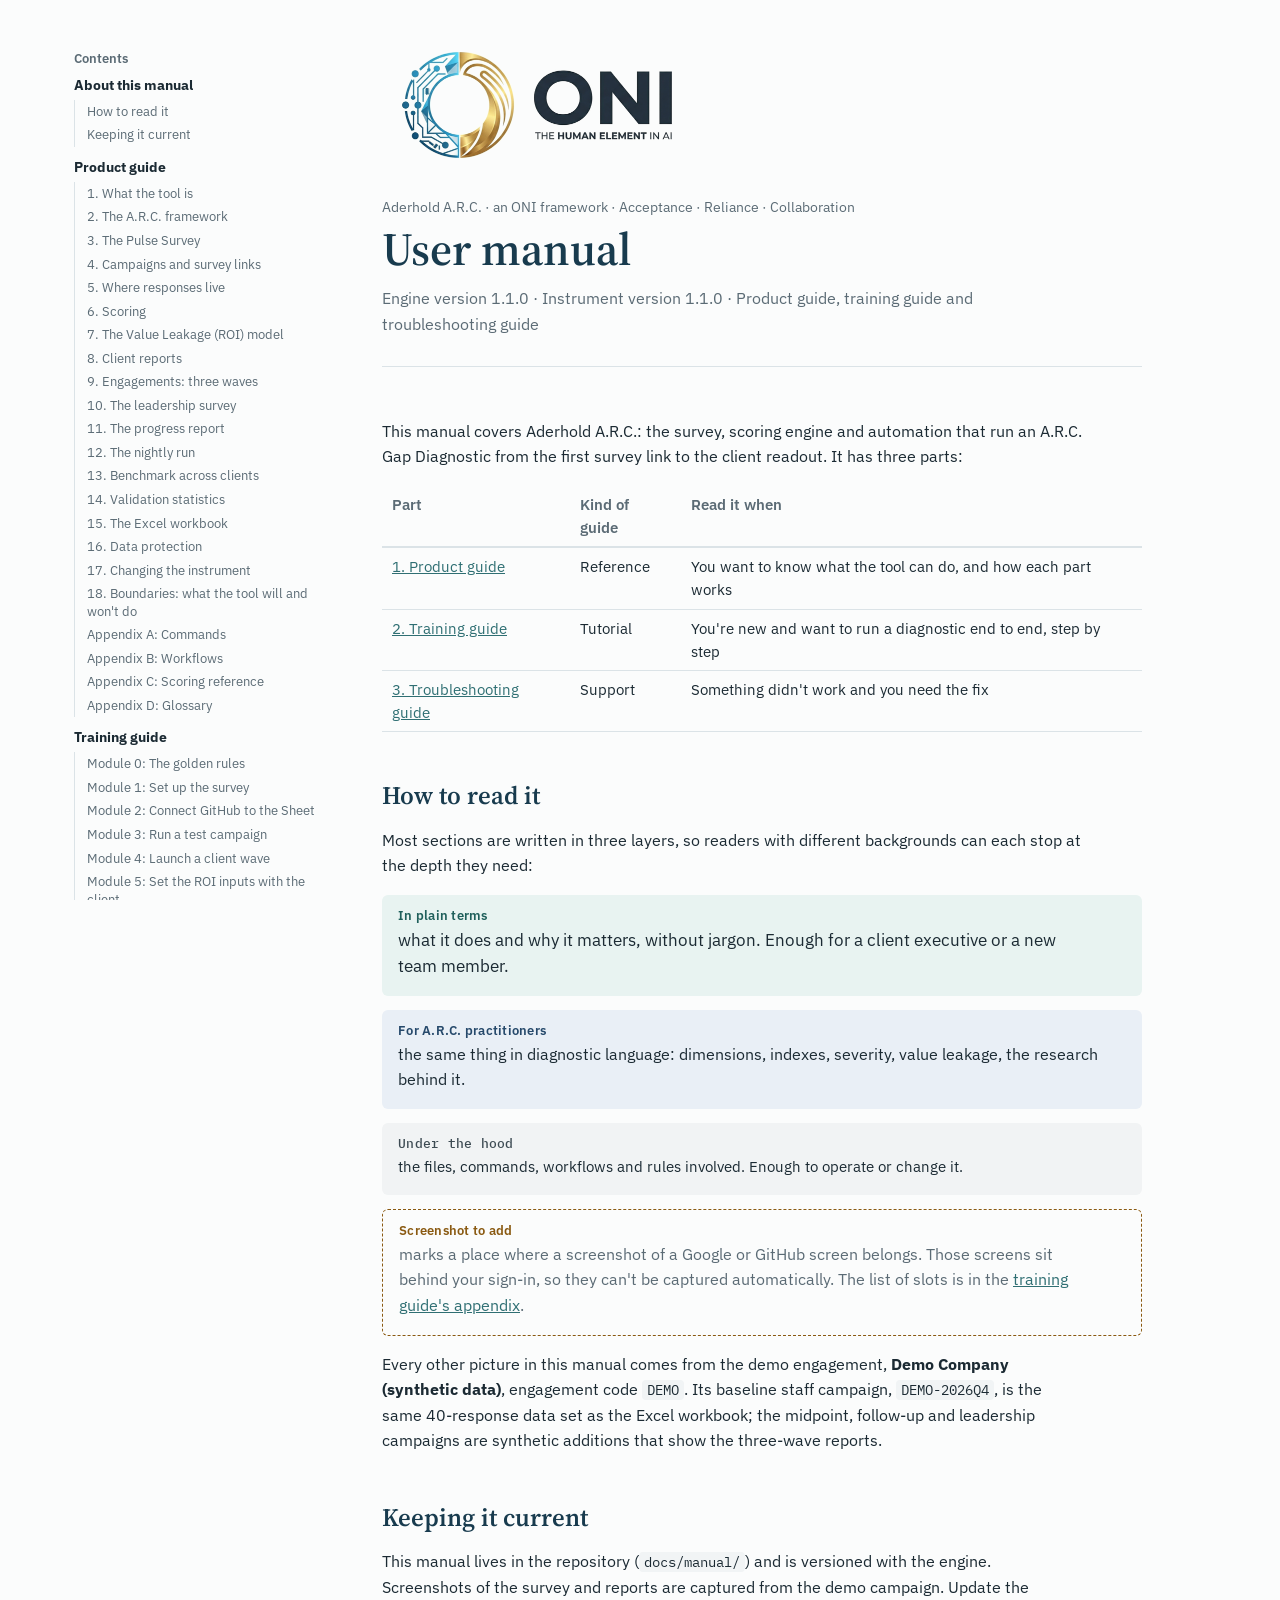
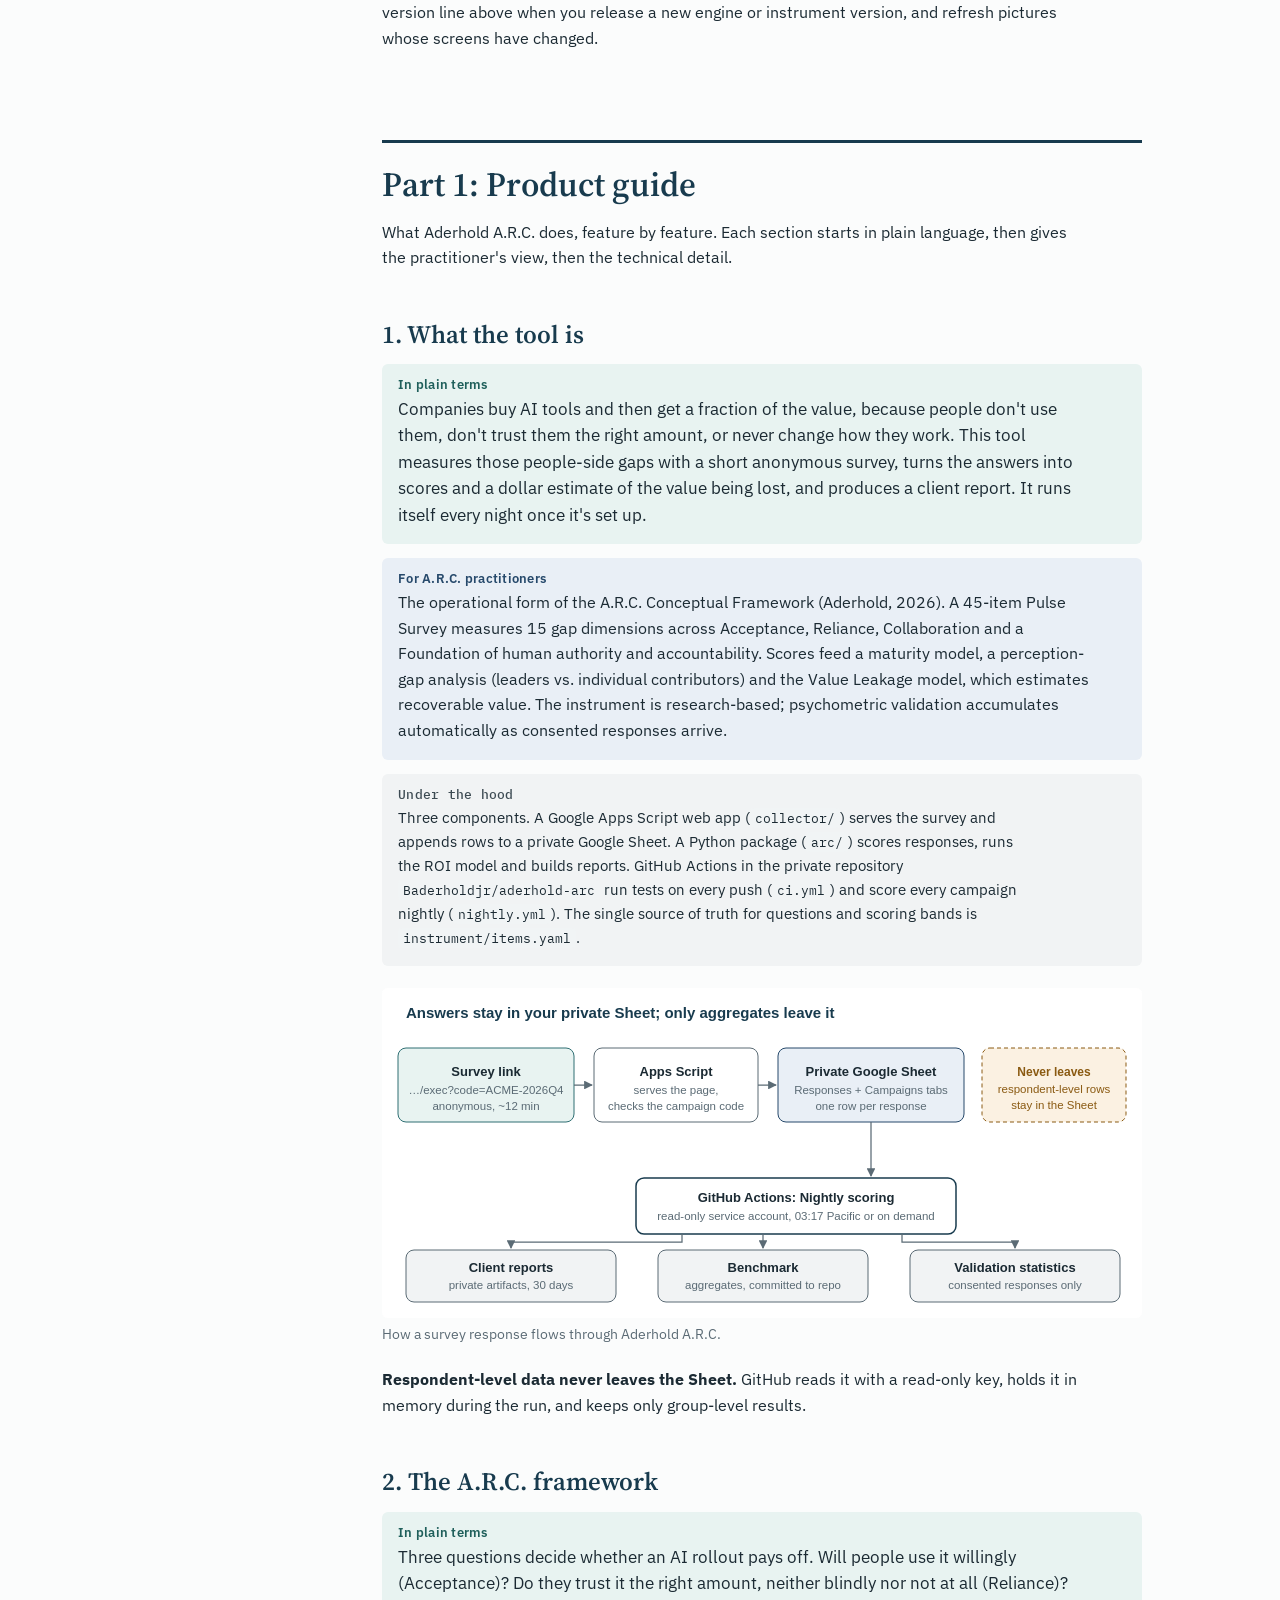
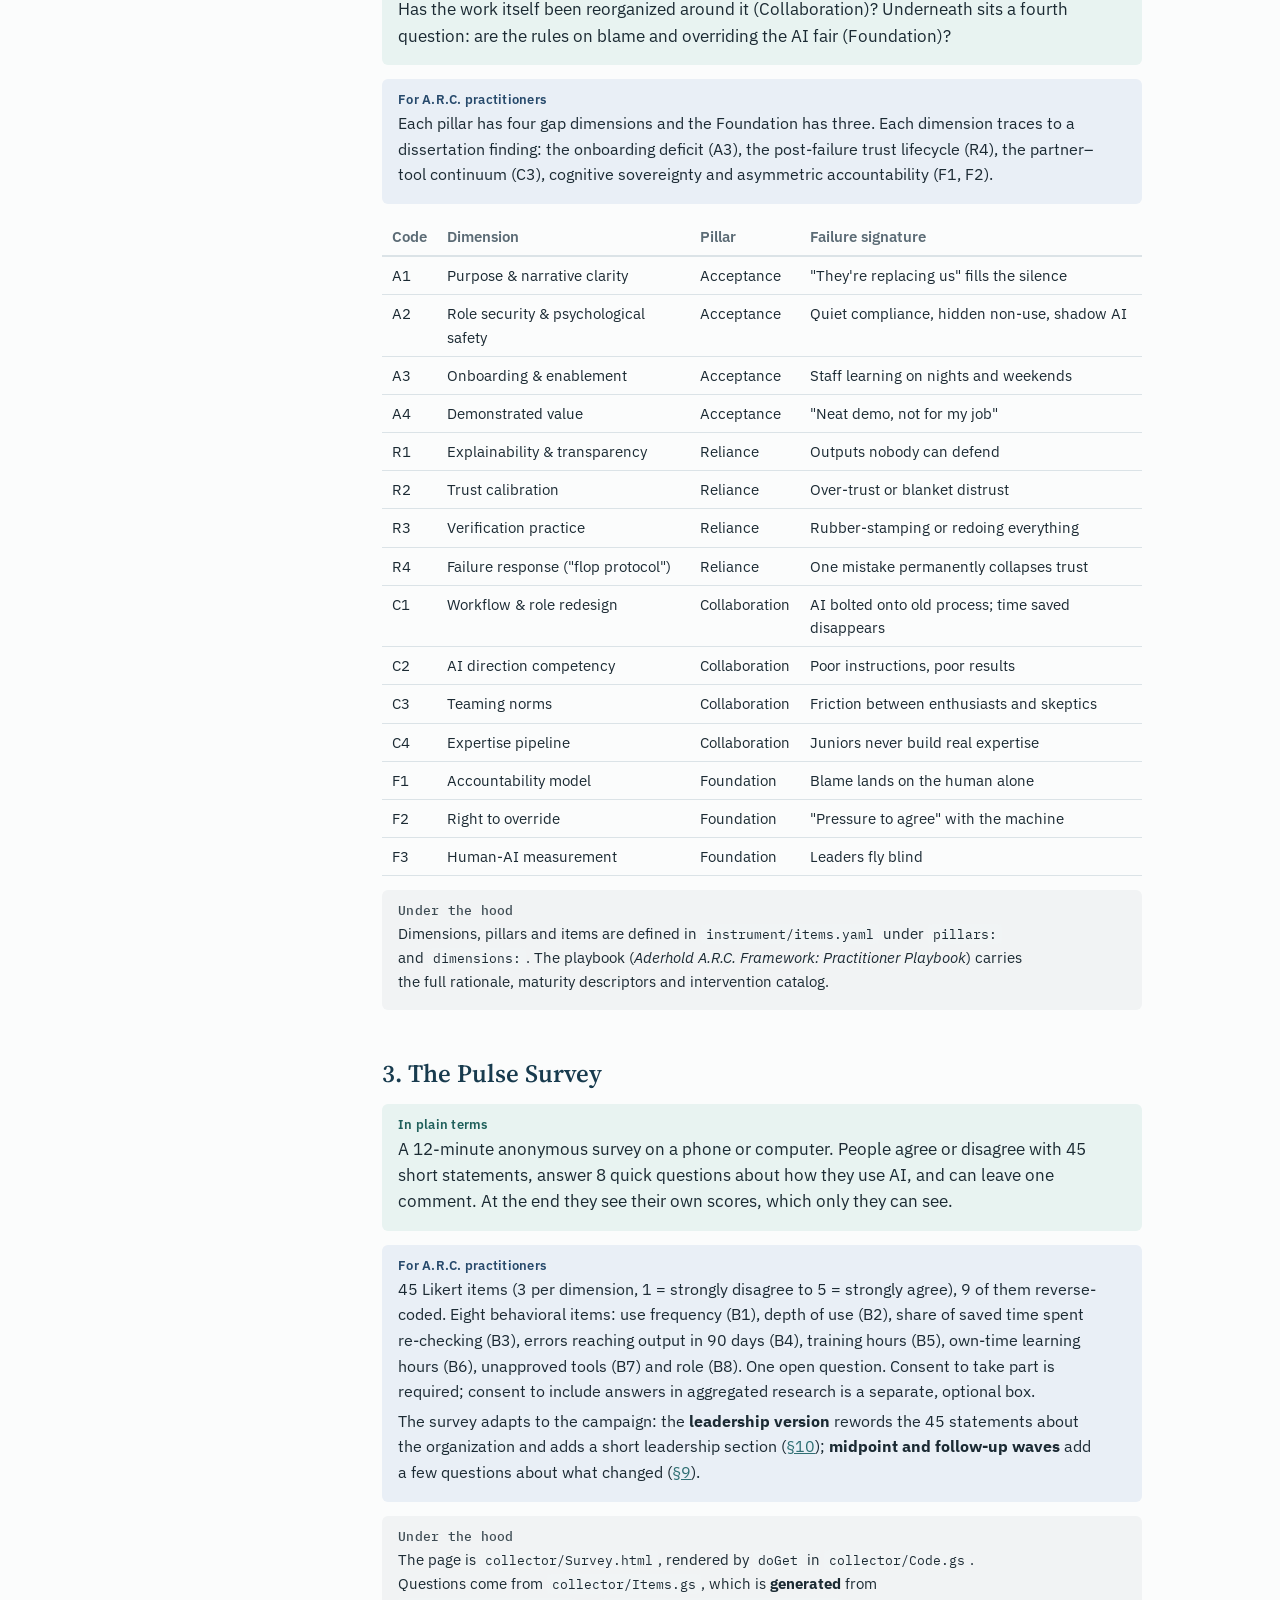
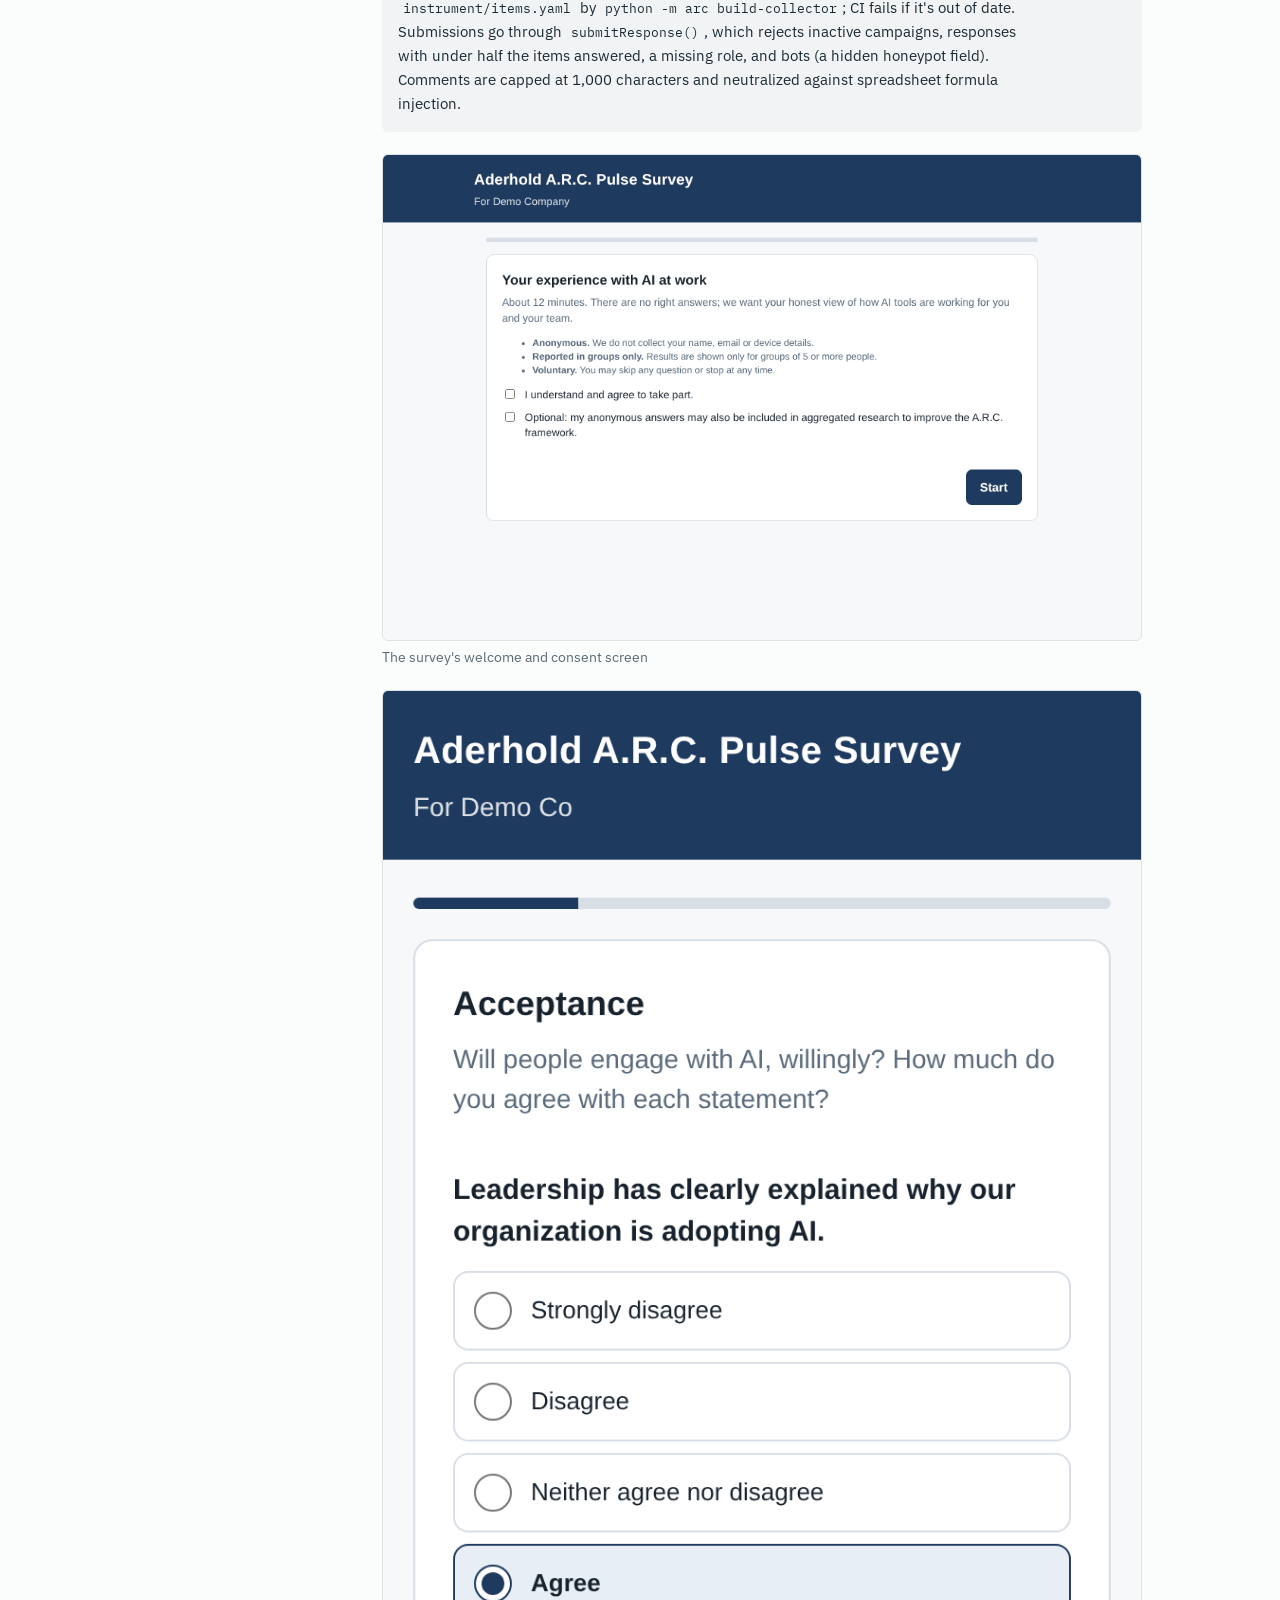
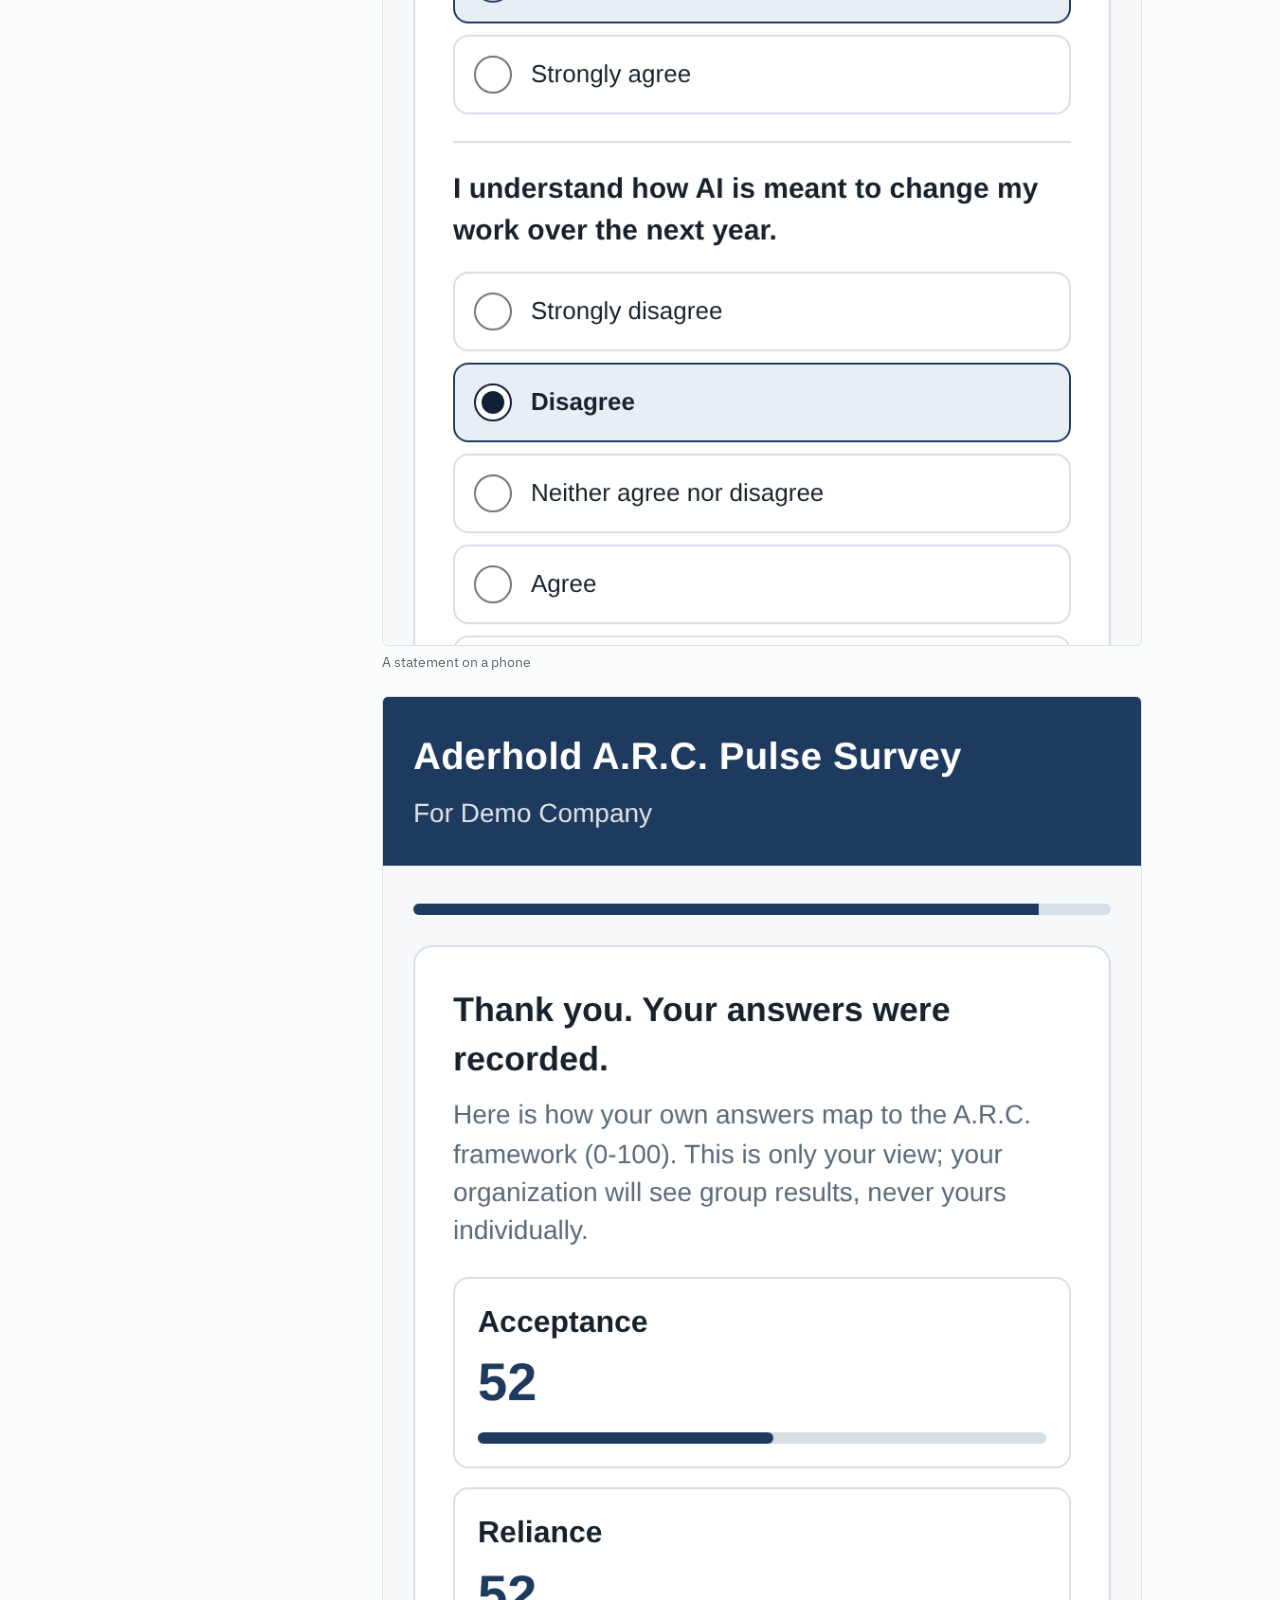
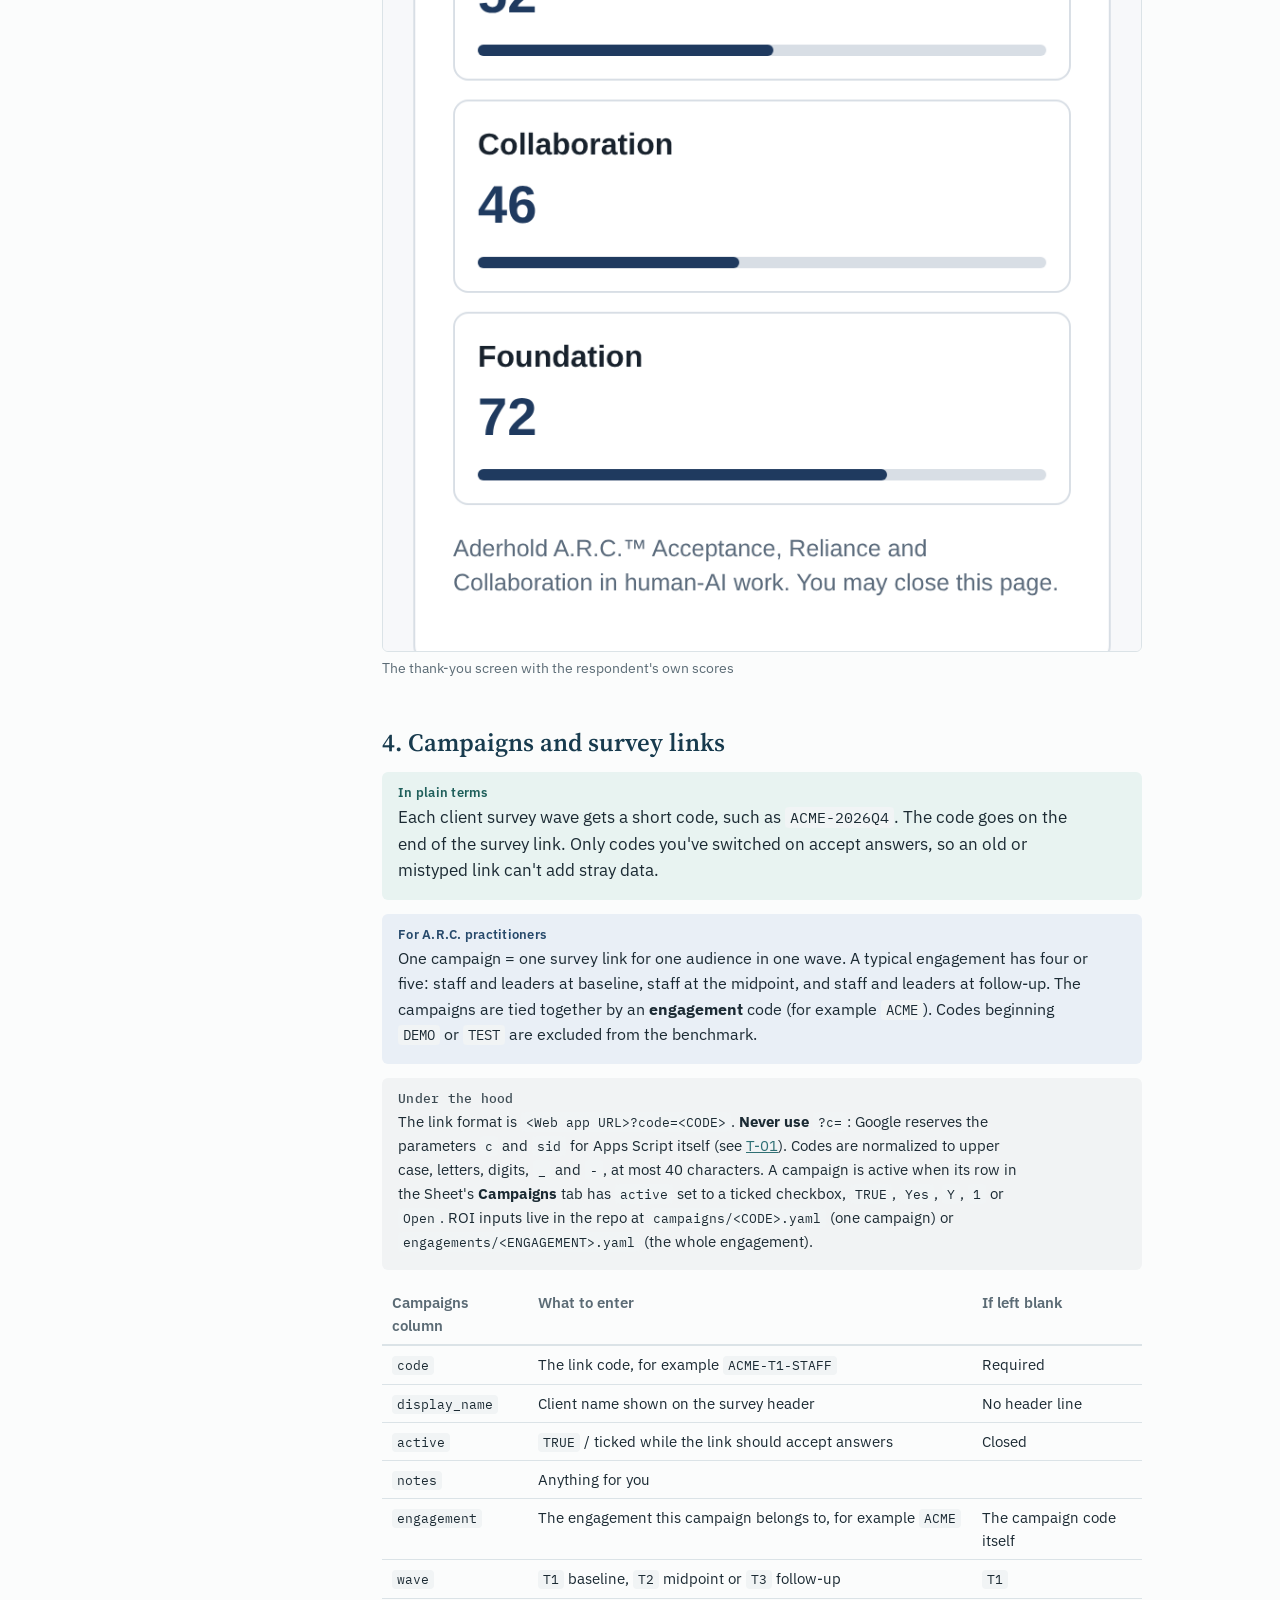
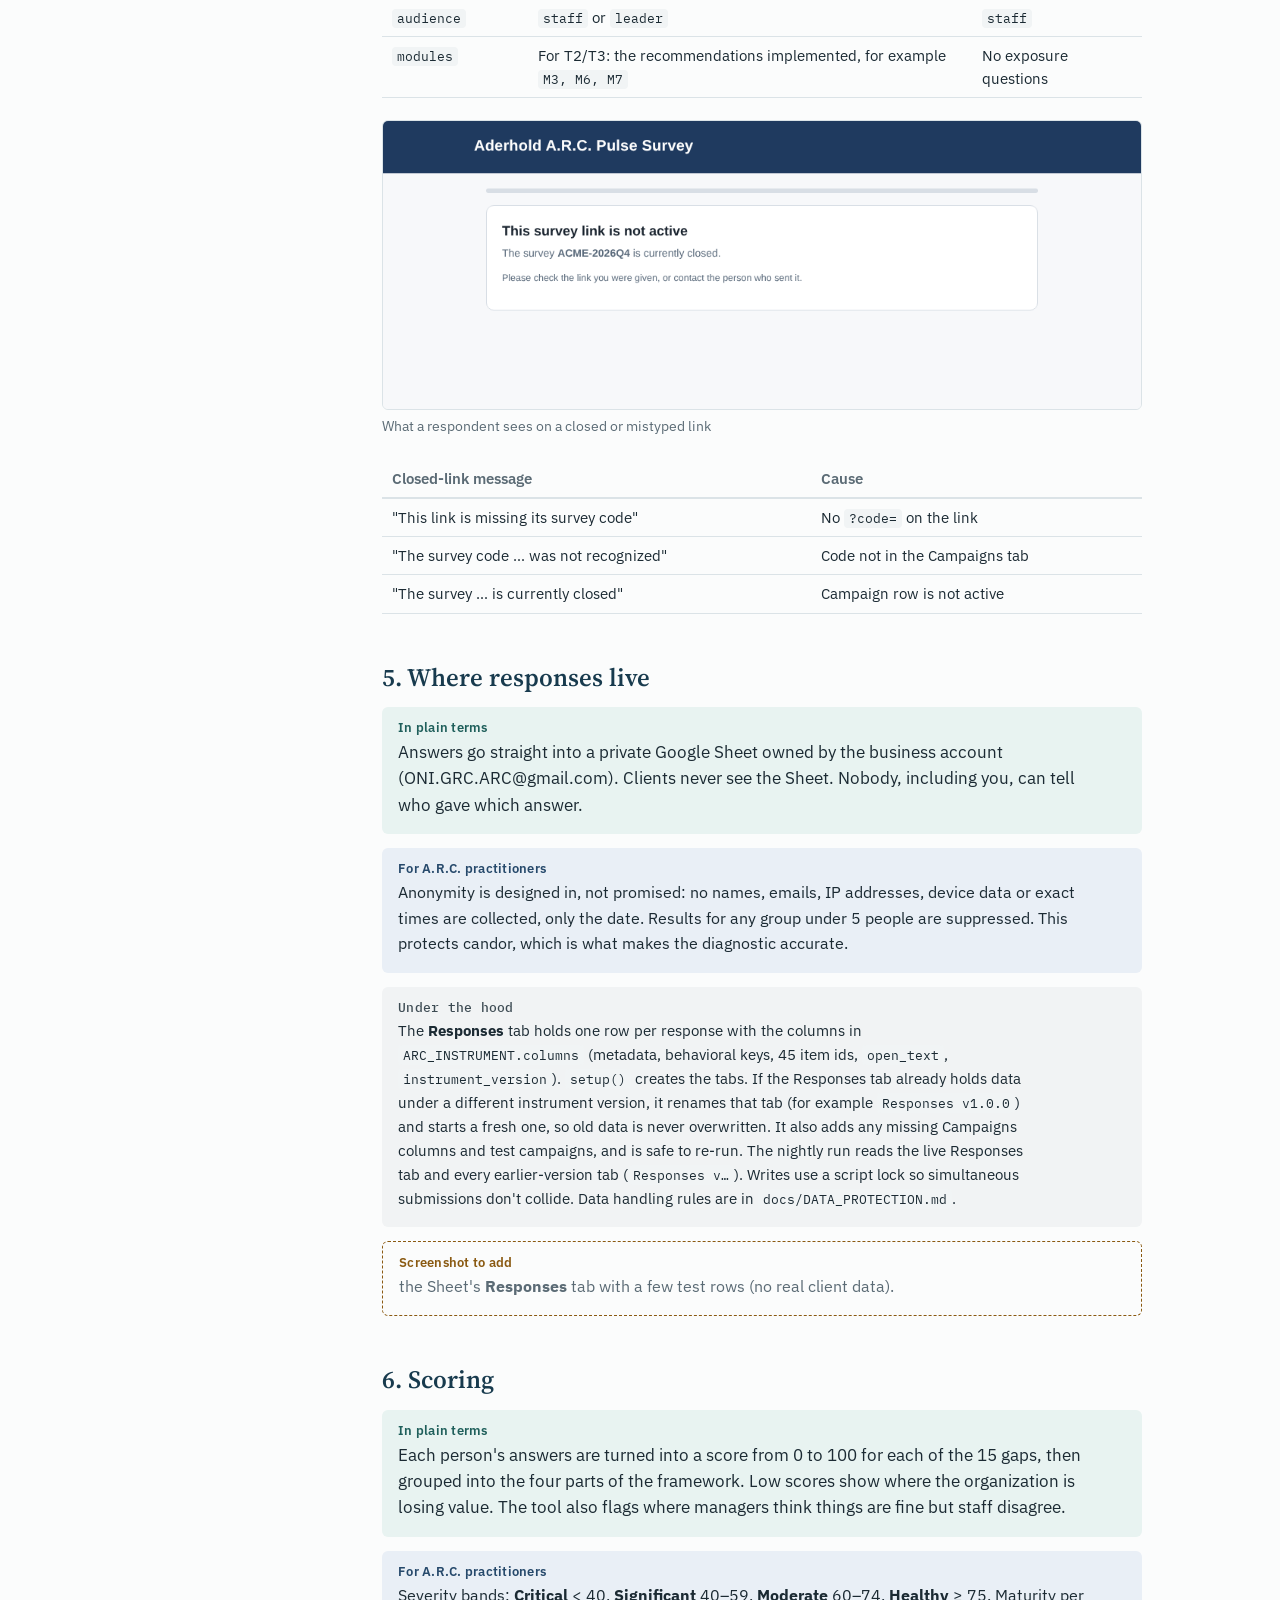
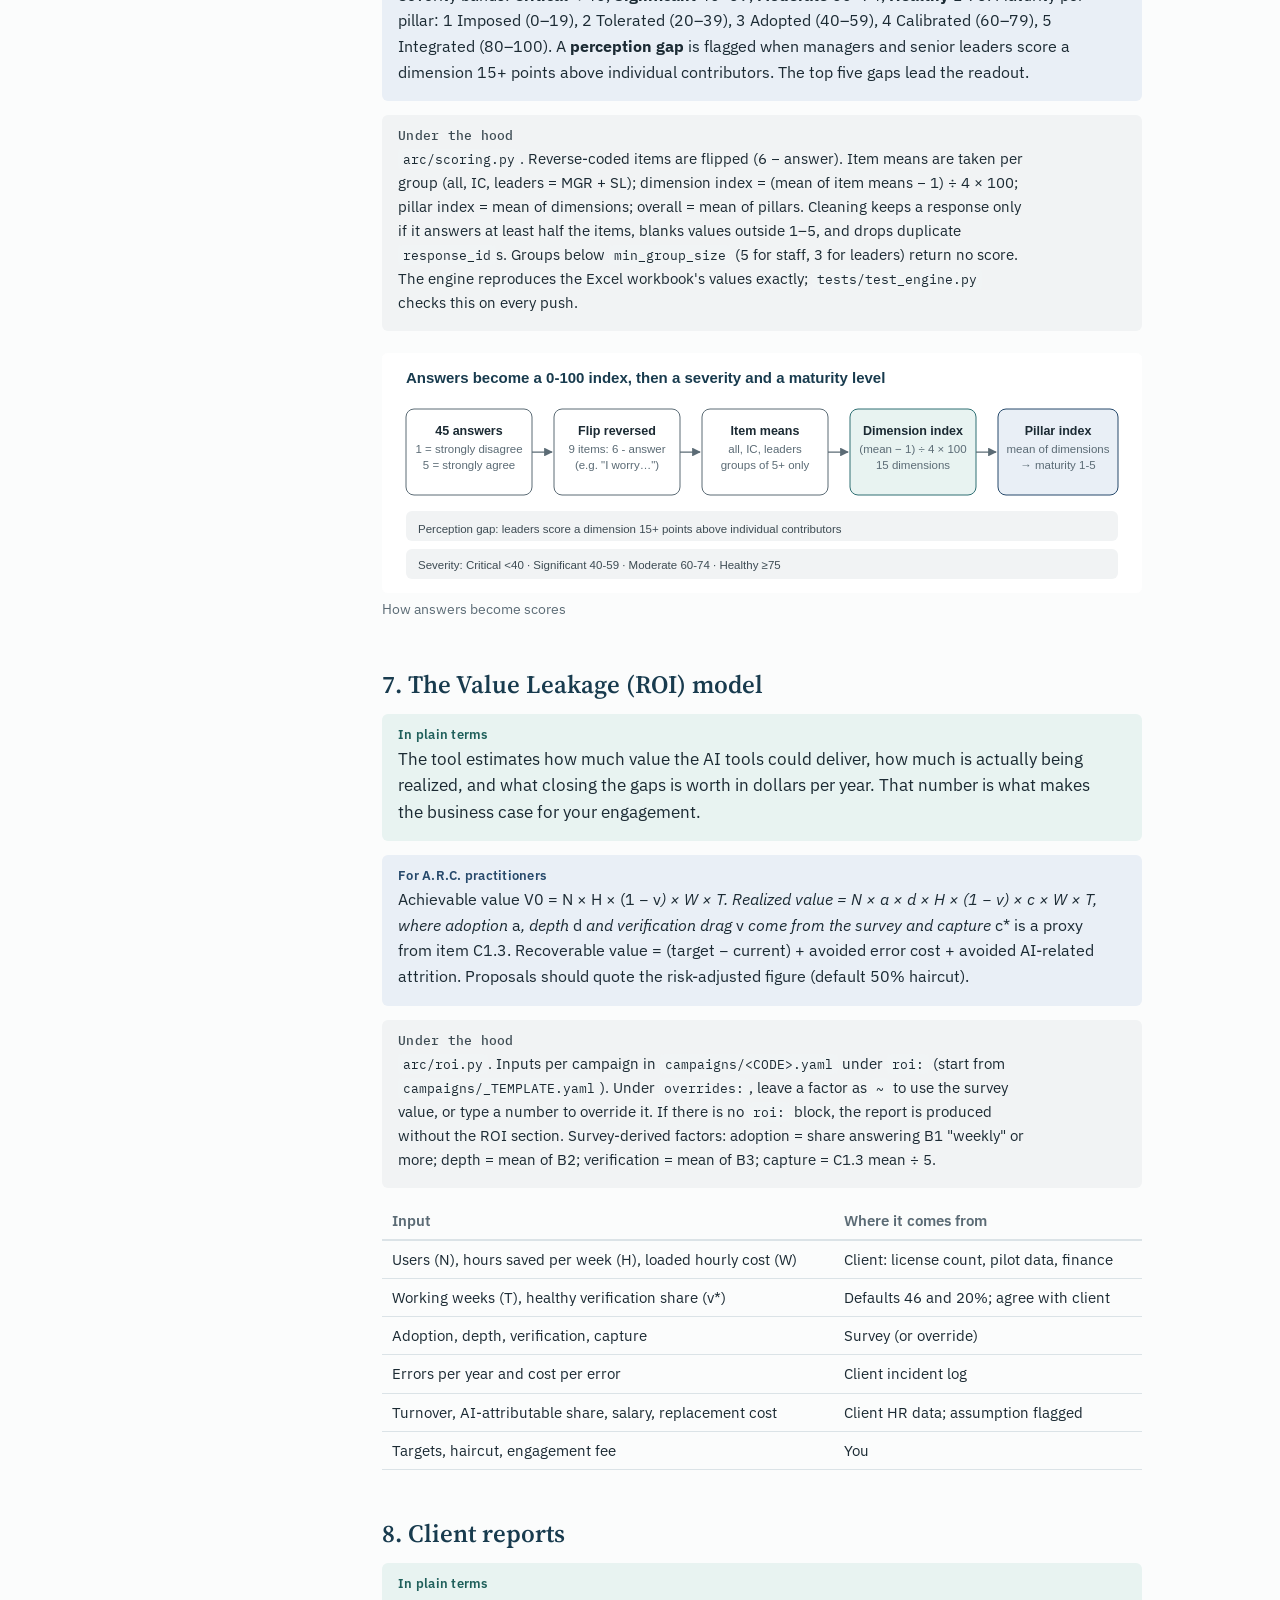
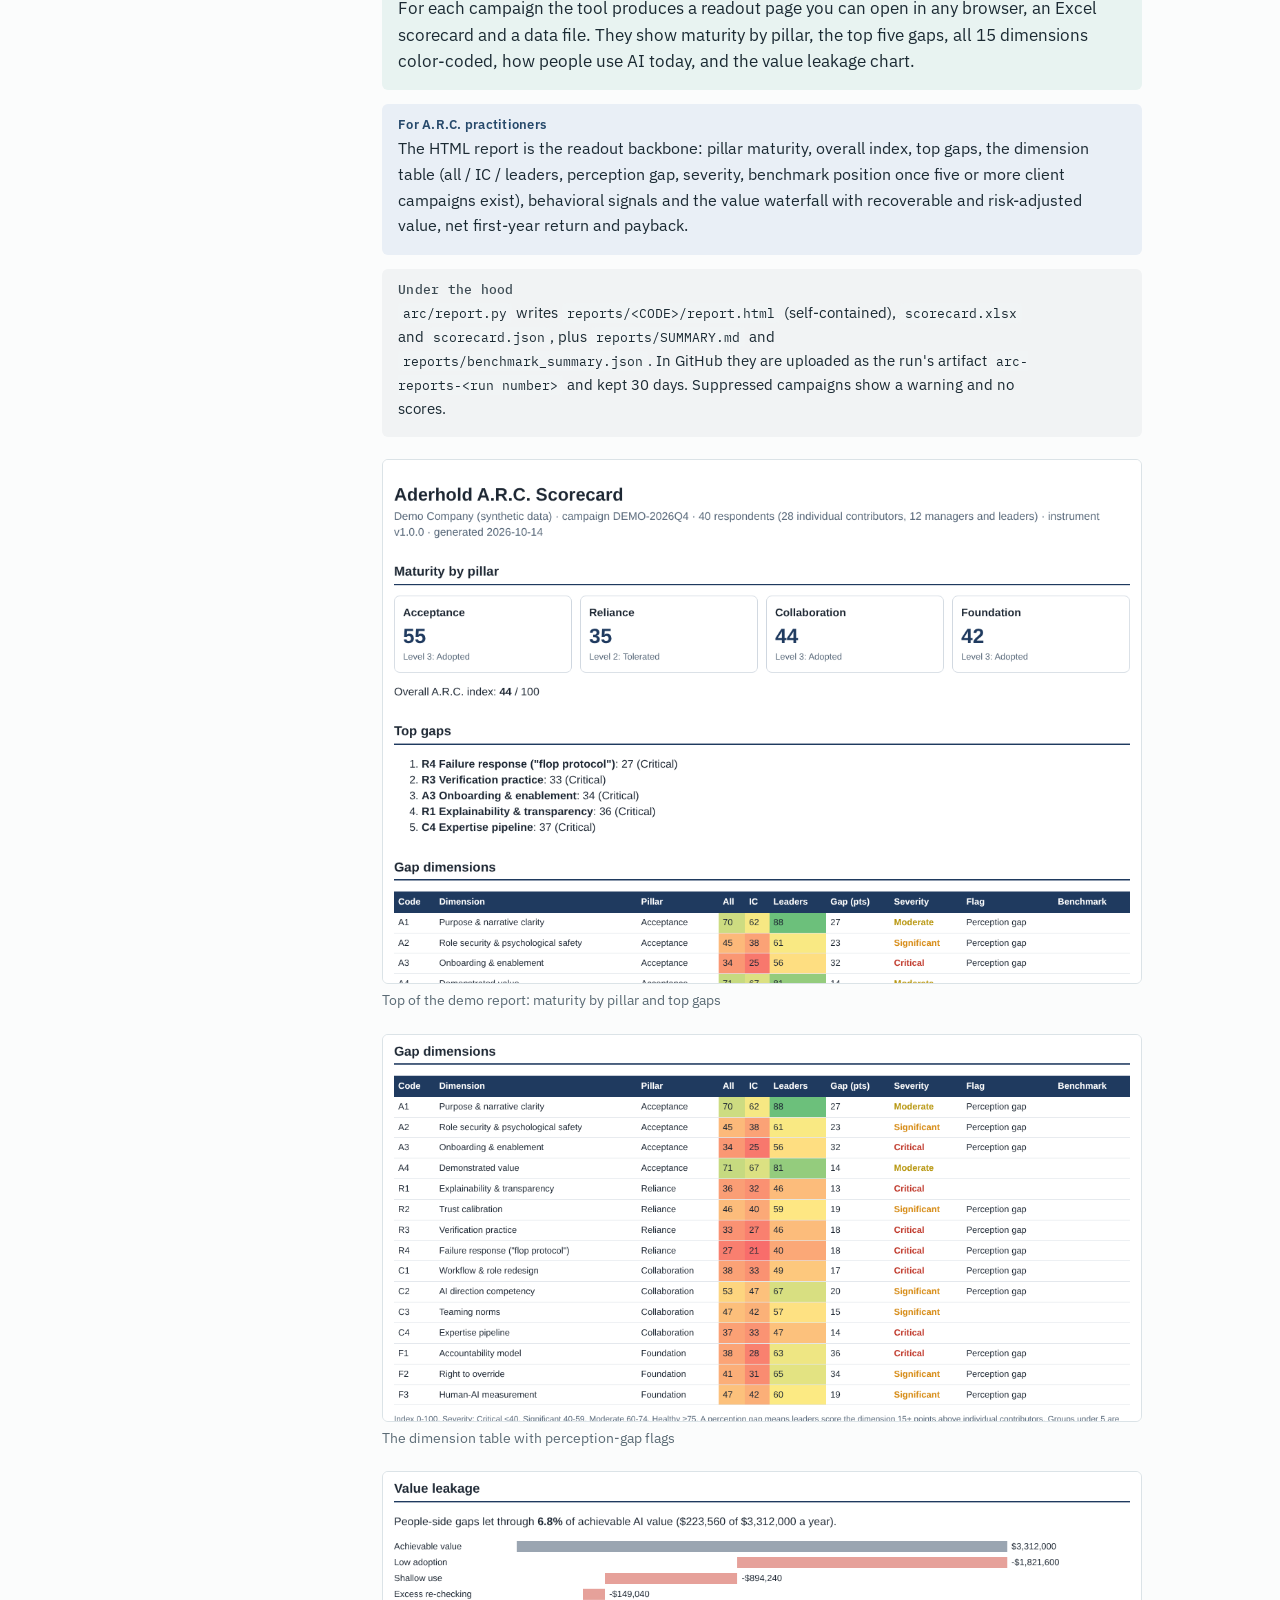
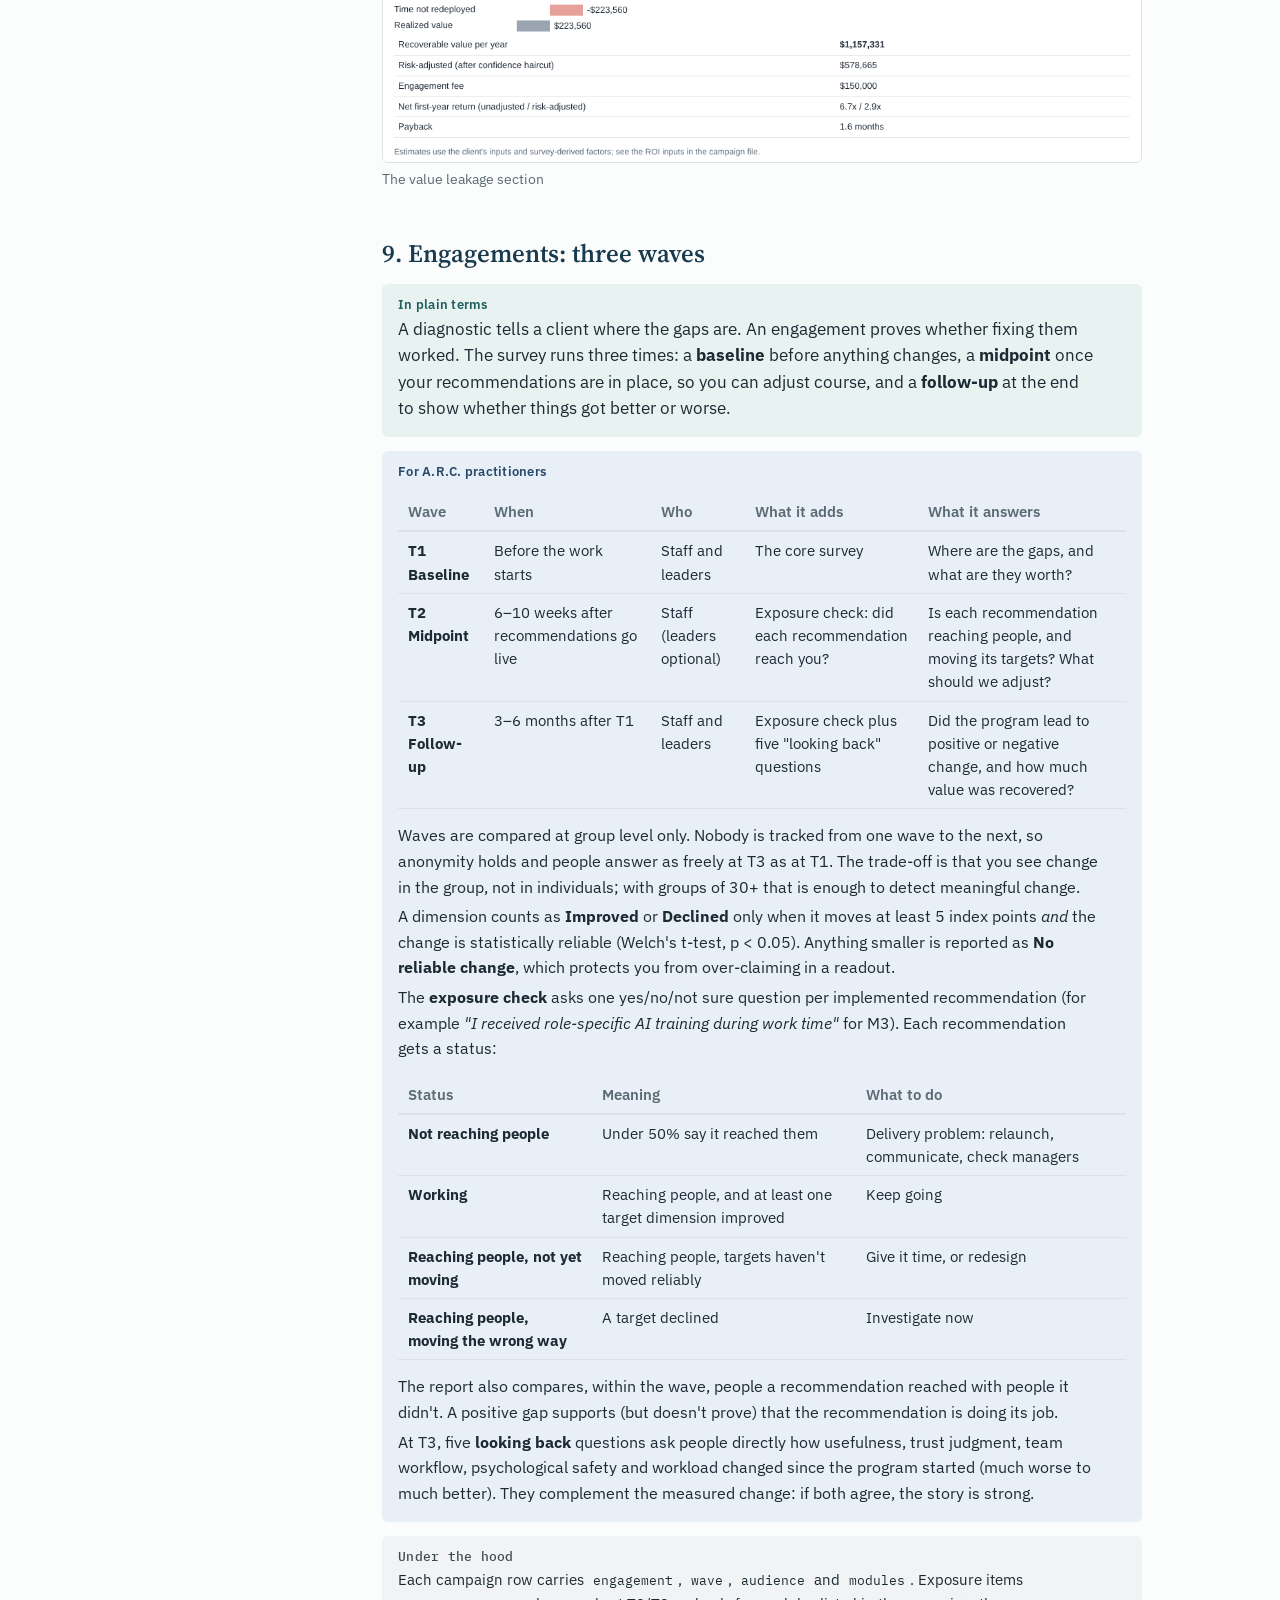
<file: docs/manual/index.html>
<!doctype html>
<html lang="en"><head><meta charset="utf-8"><meta name="viewport" content="width=device-width,initial-scale=1">
<title>Aderhold A.R.C. Manual</title>
<meta name="description" content="User manual for Aderhold A.R.C.: product guide, training guide and troubleshooting.">
<link rel="preconnect" href="https://fonts.googleapis.com"><link rel="preconnect" href="https://fonts.gstatic.com" crossorigin>
<link rel="stylesheet" href="https://fonts.googleapis.com/css2?family=IBM+Plex+Mono:wght@400;500&family=IBM+Plex+Sans:ital,wght@0,400;0,600;1,400&family=Source+Serif+4:opsz,wght@8..60,600&display=swap">
<style>
/* Manual: quiet reading layout. Navy/teal from the house style of the Word brief; three layer colours. */
:root{
  --paper:#fbfcfc; --surface:#ffffff; --ink:#1b2a33; --muted:#5b6b75; --rule:#dbe3e7;
  --navy:#183b4e; --teal:#2f6f73;
  --plain-bg:#e8f3f1; --plain-fg:#1f5f5b; --prac-bg:#e9eff6; --prac-fg:#26496b;
  --tech-bg:#f1f3f4; --tech-fg:#3d4b53; --shot-bg:transparent; --shot-fg:#8a5a12; --lesson-bg:#fbf1e2;
  --code-bg:#f1f4f5;
  --display:"Source Serif 4", "Iowan Old Style", Georgia, serif;
  --body:"IBM Plex Sans", "Segoe UI", Helvetica, Arial, sans-serif;
  --mono:"IBM Plex Mono", ui-monospace, Menlo, Consolas, monospace;
}
@media (prefers-color-scheme: dark){:root:not([data-theme="light"]){
  --paper:#12191d; --surface:#172126; --ink:#e3eaed; --muted:#9db0b8; --rule:#2c3a41;
  --navy:#9ccbe0; --teal:#7cc3bd;
  --plain-bg:#163029; --plain-fg:#9fd8cf; --prac-bg:#172739; --prac-fg:#a9c8e8;
  --tech-bg:#1d272c; --tech-fg:#c3cfd4; --shot-fg:#e2b46a; --lesson-bg:#33281a; --code-bg:#1d272c; color-scheme:dark}}
:root[data-theme="dark"]{
  --paper:#12191d; --surface:#172126; --ink:#e3eaed; --muted:#9db0b8; --rule:#2c3a41;
  --navy:#9ccbe0; --teal:#7cc3bd;
  --plain-bg:#163029; --plain-fg:#9fd8cf; --prac-bg:#172739; --prac-fg:#a9c8e8;
  --tech-bg:#1d272c; --tech-fg:#c3cfd4; --shot-fg:#e2b46a; --lesson-bg:#33281a; --code-bg:#1d272c; color-scheme:dark}
*{box-sizing:border-box}
body{background:var(--paper);color:var(--ink);font:16px/1.6 var(--body);margin:0}
.wrap{display:grid;grid-template-columns:260px minmax(0,1fr);gap:48px;max-width:1180px;margin:0 auto;padding-inline:24px;padding-block:32px 80px}
nav.toc{position:sticky;top:calc(env(safe-area-inset-top,0px) + 16px);align-self:start;max-height:calc(100vh - 32px);overflow:auto;font-size:14px;padding-right:8px}
nav.toc p{font:600 13px var(--body);color:var(--muted);margin:18px 0 6px}
nav.toc a{display:block;color:var(--ink);text-decoration:none;padding:3px 0;line-height:1.35}
nav.toc a:hover{color:var(--teal)}
nav.toc ol{list-style:none;margin:0;padding:0}
nav.toc ol ol{padding-left:12px;border-left:1px solid var(--rule);margin:2px 0 8px}
nav.toc ol ol a{color:var(--muted);font-size:13px}
main{min-width:0;max-width:760px}
header.cover{border-bottom:1px solid var(--rule);padding-bottom:28px;margin-bottom:12px}
header.cover .kicker{font-size:14px;color:var(--muted);margin:0 0 6px}
header.cover h1{font:600 clamp(32px,5vw,46px)/1.1 var(--display);color:var(--navy);margin:0;text-wrap:balance}
header.cover .meta{color:var(--muted);margin:12px 0 0}
section.part{padding-top:24px}
section.part > h1{font:600 34px/1.15 var(--display);color:var(--navy);margin:48px 0 8px;text-wrap:balance;border-top:3px solid var(--navy);padding-top:22px}
h2{font:600 25px/1.25 var(--display);color:var(--navy);margin:48px 0 10px;text-wrap:balance}
h3{font:600 18px/1.35 var(--body);margin:32px 0 8px}
p,li{max-width:70ch}
a{color:var(--teal)}
code{font:0.88em var(--mono);background:var(--code-bg);padding:1px 5px;border-radius:4px}
pre{background:var(--code-bg);padding:14px 16px;border-radius:6px;overflow-x:auto;font:13px/1.5 var(--mono)}
pre code{background:none;padding:0}
.tbl{overflow-x:auto;margin:14px 0}
table{border-collapse:collapse;font-size:14.5px;width:100%;font-variant-numeric:tabular-nums}
th,td{border-bottom:1px solid var(--rule);padding:7px 10px;text-align:left;vertical-align:top}
th{font-weight:600;color:var(--muted);border-bottom:2px solid var(--rule)}
hr{border:0;border-top:1px solid var(--rule);margin:36px 0}
.layer{display:block;margin:14px 0;padding:12px 16px 12px 16px;border-radius:6px;background:var(--tech-bg);color:var(--ink)}
.layer p{margin:4px 0}
.layer-label{display:block;font:600 12.5px var(--body);letter-spacing:.02em;margin-bottom:2px}
.layer.plain{background:var(--plain-bg)} .layer.plain .layer-label{color:var(--plain-fg)}
.layer.plain p{font-size:16.5px}
.layer.practice{background:var(--prac-bg)} .layer.practice .layer-label{color:var(--prac-fg)}
.layer.tech{background:var(--tech-bg);font-size:15px} .layer.tech .layer-label{color:var(--tech-fg);font-family:var(--mono);font-weight:500}
.layer.shot{background:var(--shot-bg);border:1.5px dashed var(--shot-fg);color:var(--muted)} .layer.shot .layer-label{color:var(--shot-fg)}
.layer.lesson{background:var(--lesson-bg)} .layer.lesson .layer-label{color:var(--shot-fg)}
figure.fig{margin:22px 0;max-width:100%}
figure.fig img{display:block;max-width:100%;height:auto;border:1px solid var(--rule);border-radius:6px;background:#fff}
figure.fig.wide img{border:0}
figcaption{font-size:13.5px;color:var(--muted);margin-top:6px}
.legend{display:flex;flex-wrap:wrap;gap:8px 12px;margin:16px 0}
.legend .layer{margin:0;flex:1 1 220px}
:focus-visible{outline:3px solid var(--teal);outline-offset:2px}
@media (max-width:900px){.wrap{grid-template-columns:1fr;gap:8px;padding-inline:16px}
  nav.toc{position:static;max-height:none;border-bottom:1px solid var(--rule);padding-bottom:12px}
  nav.toc ol ol{display:none}}
@media print{
  nav.toc{display:none} .wrap{display:block;max-width:none;padding:0}
  main{max-width:none} body{font-size:10.5pt;background:#fff;color:#111}
  section.part{break-before:page} section.part:first-of-type{break-before:auto}
  h2,h3{break-after:avoid} figure,.layer,table,pre{break-inside:avoid}
  a{color:inherit;text-decoration:none}
}

/* ONI brand mark on the cover: light artwork by default, dark artwork in dark theme */
.brand{margin:0 0 18px}
.brand .logo{display:block;width:clamp(200px,40vw,310px);height:auto;border-radius:8px}
.brand .logo-dark{display:none}
@media (prefers-color-scheme: dark){:root:not([data-theme="light"]) .brand .logo-light{display:none} :root:not([data-theme="light"]) .brand .logo-dark{display:block}}
:root[data-theme="dark"] .brand .logo-light{display:none} :root[data-theme="dark"] .brand .logo-dark{display:block}
:root[data-theme="light"] .brand .logo-dark{display:none} :root[data-theme="light"] .brand .logo-light{display:block}
</style></head><body>
<div class="wrap">
<nav class="toc" aria-label="Contents"><p>Contents</p><ol><li><a href="#intro"><b>About this manual</b></a><ol><li><a href="#how-to-read-it">How to read it</a></li><li><a href="#keeping-it-current">Keeping it current</a></li></ol></li><li><a href="#part-1"><b>Product guide</b></a><ol><li><a href="#1-what-the-tool-is">1. What the tool is</a></li><li><a href="#2-the-arc-framework">2. The A.R.C. framework</a></li><li><a href="#3-the-pulse-survey">3. The Pulse Survey</a></li><li><a href="#4-campaigns-and-survey-links">4. Campaigns and survey links</a></li><li><a href="#5-where-responses-live">5. Where responses live</a></li><li><a href="#6-scoring">6. Scoring</a></li><li><a href="#7-the-value-leakage-roi-model">7. The Value Leakage (ROI) model</a></li><li><a href="#8-client-reports">8. Client reports</a></li><li><a href="#9-engagements-three-waves">9. Engagements: three waves</a></li><li><a href="#10-the-leadership-survey">10. The leadership survey</a></li><li><a href="#11-the-progress-report">11. The progress report</a></li><li><a href="#12-the-nightly-run">12. The nightly run</a></li><li><a href="#13-benchmark-across-clients">13. Benchmark across clients</a></li><li><a href="#14-validation-statistics">14. Validation statistics</a></li><li><a href="#15-the-excel-workbook">15. The Excel workbook</a></li><li><a href="#16-data-protection">16. Data protection</a></li><li><a href="#17-changing-the-instrument">17. Changing the instrument</a></li><li><a href="#18-boundaries-what-the-tool-will-and-wont-do">18. Boundaries: what the tool will and won't do</a></li><li><a href="#appendix-a-commands">Appendix A: Commands</a></li><li><a href="#appendix-b-workflows">Appendix B: Workflows</a></li><li><a href="#appendix-c-scoring-reference">Appendix C: Scoring reference</a></li><li><a href="#appendix-d-glossary">Appendix D: Glossary</a></li></ol></li><li><a href="#part-2"><b>Training guide</b></a><ol><li><a href="#module-0-the-golden-rules">Module 0: The golden rules</a></li><li><a href="#module-1-set-up-the-survey">Module 1: Set up the survey</a></li><li><a href="#module-2-connect-github-to-the-sheet">Module 2: Connect GitHub to the Sheet</a></li><li><a href="#module-3-run-a-test-campaign">Module 3: Run a test campaign</a></li><li><a href="#module-4-launch-a-client-wave">Module 4: Launch a client wave</a></li><li><a href="#module-5-set-the-roi-inputs-with-the-client">Module 5: Set the ROI inputs with the client</a></li><li><a href="#module-6-read-a-client-report">Module 6: Read a client report</a></li><li><a href="#module-7-deliver-the-readout">Module 7: Deliver the readout</a></li><li><a href="#module-8-run-the-midpoint-and-follow-up">Module 8: Run the midpoint and follow-up</a></li><li><a href="#module-9-update-the-survey">Module 9: Update the survey</a></li><li><a href="#module-10-your-weekly-routine">Module 10: Your weekly routine</a></li><li><a href="#appendix-screenshots-to-add">Appendix: screenshots to add</a></li></ol></li><li><a href="#part-3"><b>Troubleshooting guide</b></a><ol><li><a href="#before-anything-else">Before anything else</a></li><li><a href="#survey-link">Survey link</a></li><li><a href="#nightly-run">Nightly run</a></li><li><a href="#reports">Reports</a></li><li><a href="#waves-and-leadership">Waves and leadership</a></li><li><a href="#when-you-need-help">When you need help</a></li></ol></li></ol></nav>
<main>
<header class="cover"><div class="brand"><img class="logo logo-light" src="images/oni-logo-light.png" alt="ONI: The Human Element in AI" width="310" height="146"><img class="logo logo-dark" src="images/oni-logo-dark.png" alt="ONI: The Human Element in AI" width="310" height="146"></div><p class="kicker">Aderhold A.R.C. · an ONI framework · Acceptance · Reliance · Collaboration</p><h1>User manual</h1>
<p class="meta">Engine version 1.1.0 · Instrument version 1.1.0 · Product guide, training guide and troubleshooting guide</p></header>
<section class="part" id="intro">
<p>This manual covers Aderhold A.R.C.: the survey, scoring engine and automation that run an A.R.C. Gap Diagnostic from the first survey link to the client readout. It has three parts:</p>
<div class="tbl"><table>
<thead>
<tr>
<th>Part</th>
<th>Kind of guide</th>
<th>Read it when</th>
</tr>
</thead>
<tbody>
<tr>
<td><a href="#part-1">1. Product guide</a></td>
<td>Reference</td>
<td>You want to know what the tool can do, and how each part works</td>
</tr>
<tr>
<td><a href="#part-2">2. Training guide</a></td>
<td>Tutorial</td>
<td>You're new and want to run a diagnostic end to end, step by step</td>
</tr>
<tr>
<td><a href="#part-3">3. Troubleshooting guide</a></td>
<td>Support</td>
<td>Something didn't work and you need the fix</td>
</tr>
</tbody>
</table></div>
<h2 id="how-to-read-it">How to read it</h2>
<p>Most sections are written in three layers, so readers with different backgrounds can each stop at the depth they need:</p>
<aside class="layer plain"><span class="layer-label">In plain terms</span><p>what it does and why it matters, without jargon. Enough for a client executive or a new team member.</p></aside>
<aside class="layer practice"><span class="layer-label">For A.R.C. practitioners</span><p>the same thing in diagnostic language: dimensions, indexes, severity, value leakage, the research behind it.</p></aside>
<aside class="layer tech"><span class="layer-label">Under the hood</span><p>the files, commands, workflows and rules involved. Enough to operate or change it.</p></aside>
<aside class="layer shot"><span class="layer-label">Screenshot to add</span><p>marks a place where a screenshot of a Google or GitHub screen belongs. Those screens sit behind your sign-in, so they can't be captured automatically. The list of slots is in the <a href="#appendix-screenshots-to-add">training guide's appendix</a>.</p></aside>
<p>Every other picture in this manual comes from the demo engagement, <strong>Demo Company (synthetic data)</strong>, engagement code <code>DEMO</code>. Its baseline staff campaign, <code>DEMO-2026Q4</code>, is the same 40-response data set as the Excel workbook; the midpoint, follow-up and leadership campaigns are synthetic additions that show the three-wave reports.</p>
<h2 id="keeping-it-current">Keeping it current</h2>
<p>This manual lives in the repository (<code>docs/manual/</code>) and is versioned with the engine. Screenshots of the survey and reports are captured from the demo campaign. Update the version line above when you release a new engine or instrument version, and refresh pictures whose screens have changed.</p>
</section><section class="part" id="part-1"><h1 id="part-1-product-guide" data-part="part-1">Part 1: Product guide</h1>
<p>What Aderhold A.R.C. does, feature by feature. Each section starts in plain language, then gives the practitioner's view, then the technical detail.</p>
<h2 id="1-what-the-tool-is">1. What the tool is</h2>
<aside class="layer plain"><span class="layer-label">In plain terms</span><p>Companies buy AI tools and then get a fraction of the value, because people don't use them, don't trust them the right amount, or never change how they work. This tool measures those people-side gaps with a short anonymous survey, turns the answers into scores and a dollar estimate of the value being lost, and produces a client report. It runs itself every night once it's set up.</p></aside>
<aside class="layer practice"><span class="layer-label">For A.R.C. practitioners</span><p>The operational form of the A.R.C. Conceptual Framework (Aderhold, 2026). A 45-item Pulse Survey measures 15 gap dimensions across Acceptance, Reliance, Collaboration and a Foundation of human authority and accountability. Scores feed a maturity model, a perception-gap analysis (leaders vs. individual contributors) and the Value Leakage model, which estimates recoverable value. The instrument is research-based; psychometric validation accumulates automatically as consented responses arrive.</p></aside>
<aside class="layer tech"><span class="layer-label">Under the hood</span><p>Three components. A Google Apps Script web app (<code>collector/</code>) serves the survey and appends rows to a private Google Sheet. A Python package (<code>arc/</code>) scores responses, runs the ROI model and builds reports. GitHub Actions in the private repository <code>Baderholdjr/aderhold-arc</code> run tests on every push (<code>ci.yml</code>) and score every campaign nightly (<code>nightly.yml</code>). The single source of truth for questions and scoring bands is <code>instrument/items.yaml</code>.</p></aside>
<figure class="fig wide"><img src="images/data-flow.svg" alt="How a survey response flows through Aderhold A.R.C." loading="lazy"><figcaption>How a survey response flows through Aderhold A.R.C.</figcaption></figure>
<p><strong>Respondent-level data never leaves the Sheet.</strong> GitHub reads it with a read-only key, holds it in memory during the run, and keeps only group-level results.</p>
<h2 id="2-the-arc-framework">2. The A.R.C. framework</h2>
<aside class="layer plain"><span class="layer-label">In plain terms</span><p>Three questions decide whether an AI rollout pays off. Will people use it willingly (Acceptance)? Do they trust it the right amount, neither blindly nor not at all (Reliance)? Has the work itself been reorganized around it (Collaboration)? Underneath sits a fourth question: are the rules on blame and overriding the AI fair (Foundation)?</p></aside>
<aside class="layer practice"><span class="layer-label">For A.R.C. practitioners</span><p>Each pillar has four gap dimensions and the Foundation has three. Each dimension traces to a dissertation finding: the onboarding deficit (A3), the post-failure trust lifecycle (R4), the partner–tool continuum (C3), cognitive sovereignty and asymmetric accountability (F1, F2).</p></aside>
<div class="tbl"><table>
<thead>
<tr>
<th>Code</th>
<th>Dimension</th>
<th>Pillar</th>
<th>Failure signature</th>
</tr>
</thead>
<tbody>
<tr>
<td>A1</td>
<td>Purpose &amp; narrative clarity</td>
<td>Acceptance</td>
<td>"They're replacing us" fills the silence</td>
</tr>
<tr>
<td>A2</td>
<td>Role security &amp; psychological safety</td>
<td>Acceptance</td>
<td>Quiet compliance, hidden non-use, shadow AI</td>
</tr>
<tr>
<td>A3</td>
<td>Onboarding &amp; enablement</td>
<td>Acceptance</td>
<td>Staff learning on nights and weekends</td>
</tr>
<tr>
<td>A4</td>
<td>Demonstrated value</td>
<td>Acceptance</td>
<td>"Neat demo, not for my job"</td>
</tr>
<tr>
<td>R1</td>
<td>Explainability &amp; transparency</td>
<td>Reliance</td>
<td>Outputs nobody can defend</td>
</tr>
<tr>
<td>R2</td>
<td>Trust calibration</td>
<td>Reliance</td>
<td>Over-trust or blanket distrust</td>
</tr>
<tr>
<td>R3</td>
<td>Verification practice</td>
<td>Reliance</td>
<td>Rubber-stamping or redoing everything</td>
</tr>
<tr>
<td>R4</td>
<td>Failure response ("flop protocol")</td>
<td>Reliance</td>
<td>One mistake permanently collapses trust</td>
</tr>
<tr>
<td>C1</td>
<td>Workflow &amp; role redesign</td>
<td>Collaboration</td>
<td>AI bolted onto old process; time saved disappears</td>
</tr>
<tr>
<td>C2</td>
<td>AI direction competency</td>
<td>Collaboration</td>
<td>Poor instructions, poor results</td>
</tr>
<tr>
<td>C3</td>
<td>Teaming norms</td>
<td>Collaboration</td>
<td>Friction between enthusiasts and skeptics</td>
</tr>
<tr>
<td>C4</td>
<td>Expertise pipeline</td>
<td>Collaboration</td>
<td>Juniors never build real expertise</td>
</tr>
<tr>
<td>F1</td>
<td>Accountability model</td>
<td>Foundation</td>
<td>Blame lands on the human alone</td>
</tr>
<tr>
<td>F2</td>
<td>Right to override</td>
<td>Foundation</td>
<td>"Pressure to agree" with the machine</td>
</tr>
<tr>
<td>F3</td>
<td>Human-AI measurement</td>
<td>Foundation</td>
<td>Leaders fly blind</td>
</tr>
</tbody>
</table></div>
<aside class="layer tech"><span class="layer-label">Under the hood</span><p>Dimensions, pillars and items are defined in <code>instrument/items.yaml</code> under <code>pillars:</code> and <code>dimensions:</code>. The playbook (<em>Aderhold A.R.C. Framework: Practitioner Playbook</em>) carries the full rationale, maturity descriptors and intervention catalog.</p></aside>
<h2 id="3-the-pulse-survey">3. The Pulse Survey</h2>
<aside class="layer plain"><span class="layer-label">In plain terms</span><p>A 12-minute anonymous survey on a phone or computer. People agree or disagree with 45 short statements, answer 8 quick questions about how they use AI, and can leave one comment. At the end they see their own scores, which only they can see.</p></aside>
<aside class="layer practice"><span class="layer-label">For A.R.C. practitioners</span><p>45 Likert items (3 per dimension, 1 = strongly disagree to 5 = strongly agree), 9 of them reverse-coded. Eight behavioral items: use frequency (B1), depth of use (B2), share of saved time spent re-checking (B3), errors reaching output in 90 days (B4), training hours (B5), own-time learning hours (B6), unapproved tools (B7) and role (B8). One open question. Consent to take part is required; consent to include answers in aggregated research is a separate, optional box.</p>
<p>The survey adapts to the campaign: the <strong>leadership version</strong> rewords the 45 statements about the organization and adds a short leadership section (<a href="#10-the-leadership-survey">§10</a>); <strong>midpoint and follow-up waves</strong> add a few questions about what changed (<a href="#9-engagements-three-waves">§9</a>).</p></aside>
<aside class="layer tech"><span class="layer-label">Under the hood</span><p>The page is <code>collector/Survey.html</code>, rendered by <code>doGet</code> in <code>collector/Code.gs</code>. Questions come from <code>collector/Items.gs</code>, which is <strong>generated</strong> from <code>instrument/items.yaml</code> by <code>python -m arc build-collector</code>; CI fails if it's out of date. Submissions go through <code>submitResponse()</code>, which rejects inactive campaigns, responses with under half the items answered, a missing role, and bots (a hidden honeypot field). Comments are capped at 1,000 characters and neutralized against spreadsheet formula injection.</p></aside>
<figure class="fig"><img src="images/survey-intro.png" alt="The survey's welcome and consent screen" loading="lazy"><figcaption>The survey's welcome and consent screen</figcaption></figure>
<figure class="fig"><img src="images/survey-question.png" alt="A statement on a phone" loading="lazy"><figcaption>A statement on a phone</figcaption></figure>
<figure class="fig"><img src="images/survey-thanks.png" alt="The thank-you screen with the respondent's own scores" loading="lazy"><figcaption>The thank-you screen with the respondent's own scores</figcaption></figure>
<h2 id="4-campaigns-and-survey-links">4. Campaigns and survey links</h2>
<aside class="layer plain"><span class="layer-label">In plain terms</span><p>Each client survey wave gets a short code, such as <code>ACME-2026Q4</code>. The code goes on the end of the survey link. Only codes you've switched on accept answers, so an old or mistyped link can't add stray data.</p></aside>
<aside class="layer practice"><span class="layer-label">For A.R.C. practitioners</span><p>One campaign = one survey link for one audience in one wave. A typical engagement has four or five: staff and leaders at baseline, staff at the midpoint, and staff and leaders at follow-up. The campaigns are tied together by an <strong>engagement</strong> code (for example <code>ACME</code>). Codes beginning <code>DEMO</code> or <code>TEST</code> are excluded from the benchmark.</p></aside>
<aside class="layer tech"><span class="layer-label">Under the hood</span><p>The link format is <code>&lt;Web app URL&gt;?code=&lt;CODE&gt;</code>. <strong>Never use <code>?c=</code></strong>: Google reserves the parameters <code>c</code> and <code>sid</code> for Apps Script itself (see <a href="#t-01-sorry-unable-to-open-the-file-on-every-link-with-a-code">T-01</a>). Codes are normalized to upper case, letters, digits, <code>_</code> and <code>-</code>, at most 40 characters. A campaign is active when its row in the Sheet's <strong>Campaigns</strong> tab has <code>active</code> set to a ticked checkbox, <code>TRUE</code>, <code>Yes</code>, <code>Y</code>, <code>1</code> or <code>Open</code>. ROI inputs live in the repo at <code>campaigns/&lt;CODE&gt;.yaml</code> (one campaign) or <code>engagements/&lt;ENGAGEMENT&gt;.yaml</code> (the whole engagement).</p></aside>
<div class="tbl"><table>
<thead>
<tr>
<th>Campaigns column</th>
<th>What to enter</th>
<th>If left blank</th>
</tr>
</thead>
<tbody>
<tr>
<td><code>code</code></td>
<td>The link code, for example <code>ACME-T1-STAFF</code></td>
<td>Required</td>
</tr>
<tr>
<td><code>display_name</code></td>
<td>Client name shown on the survey header</td>
<td>No header line</td>
</tr>
<tr>
<td><code>active</code></td>
<td><code>TRUE</code> / ticked while the link should accept answers</td>
<td>Closed</td>
</tr>
<tr>
<td><code>notes</code></td>
<td>Anything for you</td>
<td></td>
</tr>
<tr>
<td><code>engagement</code></td>
<td>The engagement this campaign belongs to, for example <code>ACME</code></td>
<td>The campaign code itself</td>
</tr>
<tr>
<td><code>wave</code></td>
<td><code>T1</code> baseline, <code>T2</code> midpoint or <code>T3</code> follow-up</td>
<td><code>T1</code></td>
</tr>
<tr>
<td><code>audience</code></td>
<td><code>staff</code> or <code>leader</code></td>
<td><code>staff</code></td>
</tr>
<tr>
<td><code>modules</code></td>
<td>For T2/T3: the recommendations implemented, for example <code>M3, M6, M7</code></td>
<td>No exposure questions</td>
</tr>
</tbody>
</table></div>
<figure class="fig"><img src="images/survey-closed.png" alt="What a respondent sees on a closed or mistyped link" loading="lazy"><figcaption>What a respondent sees on a closed or mistyped link</figcaption></figure>
<div class="tbl"><table>
<thead>
<tr>
<th>Closed-link message</th>
<th>Cause</th>
</tr>
</thead>
<tbody>
<tr>
<td>"This link is missing its survey code"</td>
<td>No <code>?code=</code> on the link</td>
</tr>
<tr>
<td>"The survey code … was not recognized"</td>
<td>Code not in the Campaigns tab</td>
</tr>
<tr>
<td>"The survey … is currently closed"</td>
<td>Campaign row is not active</td>
</tr>
</tbody>
</table></div>
<h2 id="5-where-responses-live">5. Where responses live</h2>
<aside class="layer plain"><span class="layer-label">In plain terms</span><p>Answers go straight into a private Google Sheet owned by the business account (ONI.GRC.ARC@gmail.com). Clients never see the Sheet. Nobody, including you, can tell who gave which answer.</p></aside>
<aside class="layer practice"><span class="layer-label">For A.R.C. practitioners</span><p>Anonymity is designed in, not promised: no names, emails, IP addresses, device data or exact times are collected, only the date. Results for any group under 5 people are suppressed. This protects candor, which is what makes the diagnostic accurate.</p></aside>
<aside class="layer tech"><span class="layer-label">Under the hood</span><p>The <strong>Responses</strong> tab holds one row per response with the columns in <code>ARC_INSTRUMENT.columns</code> (metadata, behavioral keys, 45 item ids, <code>open_text</code>, <code>instrument_version</code>). <code>setup()</code> creates the tabs. If the Responses tab already holds data under a different instrument version, it renames that tab (for example <code>Responses v1.0.0</code>) and starts a fresh one, so old data is never overwritten. It also adds any missing Campaigns columns and test campaigns, and is safe to re-run. The nightly run reads the live Responses tab and every earlier-version tab (<code>Responses v…</code>). Writes use a script lock so simultaneous submissions don't collide. Data handling rules are in <code>docs/DATA_PROTECTION.md</code>.</p></aside>
<aside class="layer shot"><span class="layer-label">Screenshot to add</span><p>the Sheet's <strong>Responses</strong> tab with a few test rows (no real client data).</p></aside>
<h2 id="6-scoring">6. Scoring</h2>
<aside class="layer plain"><span class="layer-label">In plain terms</span><p>Each person's answers are turned into a score from 0 to 100 for each of the 15 gaps, then grouped into the four parts of the framework. Low scores show where the organization is losing value. The tool also flags where managers think things are fine but staff disagree.</p></aside>
<aside class="layer practice"><span class="layer-label">For A.R.C. practitioners</span><p>Severity bands: <strong>Critical</strong> &lt; 40, <strong>Significant</strong> 40–59, <strong>Moderate</strong> 60–74, <strong>Healthy</strong> ≥ 75. Maturity per pillar: 1 Imposed (0–19), 2 Tolerated (20–39), 3 Adopted (40–59), 4 Calibrated (60–79), 5 Integrated (80–100). A <strong>perception gap</strong> is flagged when managers and senior leaders score a dimension 15+ points above individual contributors. The top five gaps lead the readout.</p></aside>
<aside class="layer tech"><span class="layer-label">Under the hood</span><p><code>arc/scoring.py</code>. Reverse-coded items are flipped (6 − answer). Item means are taken per group (all, IC, leaders = MGR + SL); dimension index = (mean of item means − 1) ÷ 4 × 100; pillar index = mean of dimensions; overall = mean of pillars. Cleaning keeps a response only if it answers at least half the items, blanks values outside 1–5, and drops duplicate <code>response_id</code>s. Groups below <code>min_group_size</code> (5 for staff, 3 for leaders) return no score. The engine reproduces the Excel workbook's values exactly; <code>tests/test_engine.py</code> checks this on every push.</p></aside>
<figure class="fig wide"><img src="images/scoring-flow.svg" alt="How answers become scores" loading="lazy"><figcaption>How answers become scores</figcaption></figure>
<h2 id="7-the-value-leakage-roi-model">7. The Value Leakage (ROI) model</h2>
<aside class="layer plain"><span class="layer-label">In plain terms</span><p>The tool estimates how much value the AI tools could deliver, how much is actually being realized, and what closing the gaps is worth in dollars per year. That number is what makes the business case for your engagement.</p></aside>
<aside class="layer practice"><span class="layer-label">For A.R.C. practitioners</span><p>Achievable value V0 = N × H × (1 − v<em>) × W × T. Realized value = N × a × d × H × (1 − v) × c × W × T, where adoption </em>a<em>, depth </em>d<em> and verification drag </em>v<em> come from the survey and capture </em>c* is a proxy from item C1.3. Recoverable value = (target − current) + avoided error cost + avoided AI-related attrition. Proposals should quote the risk-adjusted figure (default 50% haircut).</p></aside>
<aside class="layer tech"><span class="layer-label">Under the hood</span><p><code>arc/roi.py</code>. Inputs per campaign in <code>campaigns/&lt;CODE&gt;.yaml</code> under <code>roi:</code> (start from <code>campaigns/_TEMPLATE.yaml</code>). Under <code>overrides:</code>, leave a factor as <code>~</code> to use the survey value, or type a number to override it. If there is no <code>roi:</code> block, the report is produced without the ROI section. Survey-derived factors: adoption = share answering B1 "weekly" or more; depth = mean of B2; verification = mean of B3; capture = C1.3 mean ÷ 5.</p></aside>
<div class="tbl"><table>
<thead>
<tr>
<th>Input</th>
<th>Where it comes from</th>
</tr>
</thead>
<tbody>
<tr>
<td>Users (N), hours saved per week (H), loaded hourly cost (W)</td>
<td>Client: license count, pilot data, finance</td>
</tr>
<tr>
<td>Working weeks (T), healthy verification share (v*)</td>
<td>Defaults 46 and 20%; agree with client</td>
</tr>
<tr>
<td>Adoption, depth, verification, capture</td>
<td>Survey (or override)</td>
</tr>
<tr>
<td>Errors per year and cost per error</td>
<td>Client incident log</td>
</tr>
<tr>
<td>Turnover, AI-attributable share, salary, replacement cost</td>
<td>Client HR data; assumption flagged</td>
</tr>
<tr>
<td>Targets, haircut, engagement fee</td>
<td>You</td>
</tr>
</tbody>
</table></div>
<h2 id="8-client-reports">8. Client reports</h2>
<aside class="layer plain"><span class="layer-label">In plain terms</span><p>For each campaign the tool produces a readout page you can open in any browser, an Excel scorecard and a data file. They show maturity by pillar, the top five gaps, all 15 dimensions color-coded, how people use AI today, and the value leakage chart.</p></aside>
<aside class="layer practice"><span class="layer-label">For A.R.C. practitioners</span><p>The HTML report is the readout backbone: pillar maturity, overall index, top gaps, the dimension table (all / IC / leaders, perception gap, severity, benchmark position once five or more client campaigns exist), behavioral signals and the value waterfall with recoverable and risk-adjusted value, net first-year return and payback.</p></aside>
<aside class="layer tech"><span class="layer-label">Under the hood</span><p><code>arc/report.py</code> writes <code>reports/&lt;CODE&gt;/report.html</code> (self-contained), <code>scorecard.xlsx</code> and <code>scorecard.json</code>, plus <code>reports/SUMMARY.md</code> and <code>reports/benchmark_summary.json</code>. In GitHub they are uploaded as the run's artifact <code>arc-reports-&lt;run number&gt;</code> and kept 30 days. Suppressed campaigns show a warning and no scores.</p></aside>
<figure class="fig"><img src="images/report-top.png" alt="Top of the demo report: maturity by pillar and top gaps" loading="lazy"><figcaption>Top of the demo report: maturity by pillar and top gaps</figcaption></figure>
<figure class="fig"><img src="images/report-dimensions.png" alt="The dimension table with perception-gap flags" loading="lazy"><figcaption>The dimension table with perception-gap flags</figcaption></figure>
<figure class="fig"><img src="images/report-leakage.png" alt="The value leakage section" loading="lazy"><figcaption>The value leakage section</figcaption></figure>
<h2 id="9-engagements-three-waves">9. Engagements: three waves</h2>
<aside class="layer plain"><span class="layer-label">In plain terms</span><p>A diagnostic tells a client where the gaps are. An engagement proves whether fixing them worked. The survey runs three times: a <strong>baseline</strong> before anything changes, a <strong>midpoint</strong> once your recommendations are in place, so you can adjust course, and a <strong>follow-up</strong> at the end to show whether things got better or worse.</p></aside>
<aside class="layer practice"><span class="layer-label">For A.R.C. practitioners</span><div class="tbl"><table>
<thead>
<tr>
<th>Wave</th>
<th>When</th>
<th>Who</th>
<th>What it adds</th>
<th>What it answers</th>
</tr>
</thead>
<tbody>
<tr>
<td><strong>T1 Baseline</strong></td>
<td>Before the work starts</td>
<td>Staff and leaders</td>
<td>The core survey</td>
<td>Where are the gaps, and what are they worth?</td>
</tr>
<tr>
<td><strong>T2 Midpoint</strong></td>
<td>6–10 weeks after recommendations go live</td>
<td>Staff (leaders optional)</td>
<td>Exposure check: did each recommendation reach you?</td>
<td>Is each recommendation reaching people, and moving its targets? What should we adjust?</td>
</tr>
<tr>
<td><strong>T3 Follow-up</strong></td>
<td>3–6 months after T1</td>
<td>Staff and leaders</td>
<td>Exposure check plus five "looking back" questions</td>
<td>Did the program lead to positive or negative change, and how much value was recovered?</td>
</tr>
</tbody>
</table></div>
<p>Waves are compared at group level only. Nobody is tracked from one wave to the next, so anonymity holds and people answer as freely at T3 as at T1. The trade-off is that you see change in the group, not in individuals; with groups of 30+ that is enough to detect meaningful change.</p>
<p>A dimension counts as <strong>Improved</strong> or <strong>Declined</strong> only when it moves at least 5 index points <em>and</em> the change is statistically reliable (Welch's t-test, p &lt; 0.05). Anything smaller is reported as <strong>No reliable change</strong>, which protects you from over-claiming in a readout.</p>
<p>The <strong>exposure check</strong> asks one yes/no/not sure question per implemented recommendation (for example <em>"I received role-specific AI training during work time"</em> for M3). Each recommendation gets a status:</p>
<div class="tbl"><table>
<thead>
<tr>
<th>Status</th>
<th>Meaning</th>
<th>What to do</th>
</tr>
</thead>
<tbody>
<tr>
<td><strong>Not reaching people</strong></td>
<td>Under 50% say it reached them</td>
<td>Delivery problem: relaunch, communicate, check managers</td>
</tr>
<tr>
<td><strong>Working</strong></td>
<td>Reaching people, and at least one target dimension improved</td>
<td>Keep going</td>
</tr>
<tr>
<td><strong>Reaching people, not yet moving</strong></td>
<td>Reaching people, targets haven't moved reliably</td>
<td>Give it time, or redesign</td>
</tr>
<tr>
<td><strong>Reaching people, moving the wrong way</strong></td>
<td>A target declined</td>
<td>Investigate now</td>
</tr>
</tbody>
</table></div>
<p>The report also compares, within the wave, people a recommendation reached with people it didn't. A positive gap supports (but doesn't prove) that the recommendation is doing its job.</p>
<p>At T3, five <strong>looking back</strong> questions ask people directly how usefulness, trust judgment, team workflow, psychological safety and workload changed since the program started (much worse to much better). They complement the measured change: if both agree, the story is strong.</p></aside>
<aside class="layer tech"><span class="layer-label">Under the hood</span><p>Each campaign row carries <code>engagement</code>, <code>wave</code>, <code>audience</code> and <code>modules</code>. Exposure items <code>X.M1</code>–<code>X.M12</code> are shown only at T2/T3 and only for modules listed in the campaign; they are stored as 1 (yes), 0 (no) or blank (not sure). The change items <code>P1</code>–<code>P5</code> (−2 to +2) are shown only at T3. Rules live in <code>instrument/items.yaml</code> under <code>change_rules:</code> (<code>min_points: 5</code>, <code>alpha: 0.05</code>, <code>exposure_reach_threshold: 0.5</code>, <code>leader_staff_gap_points: 15</code>) and the analysis in <code>arc/waves.py</code>. Each module's target dimensions are listed under <code>exposure:</code> in the same file.</p></aside>
<figure class="fig"><img src="images/survey-exposure.png" alt="Answering the exposure check at the midpoint" loading="lazy"><figcaption>Answering the exposure check at the midpoint</figcaption></figure>
<figure class="fig"><img src="images/survey-change.png" alt="The &quot;looking back&quot; questions at follow-up" loading="lazy"><figcaption>The &quot;looking back&quot; questions at follow-up</figcaption></figure>
<h2 id="10-the-leadership-survey">10. The leadership survey</h2>
<aside class="layer plain"><span class="layer-label">In plain terms</span><p>Leaders get their own version of the survey. It covers the same topics, worded from a leader's point of view (for example <em>"Our people would say leadership has clearly explained why we are adopting AI"</em> instead of <em>"Leadership has clearly explained why our organization is adopting AI"</em>), plus a few questions only leaders are asked about strategy, funding and expectations. Putting the two side by side shows where leaders think something is solved and staff disagree.</p></aside>
<aside class="layer practice"><span class="layer-label">For A.R.C. practitioners</span><p>Same 45 statements, reworded about the organization, and the same behavioral questions (role is recorded as <em>Leader</em>). The leadership section adds six statements (written AI strategy with measurable goals; knowing the expected return; willingness to change blame policy for AI errors; willingness to protect the right to override AI; training funding; leaders modeling good AI use) and an expected payback question. The open question asks what worries them most about AI.</p>
<p>The <strong>leader-vs-staff gap</strong> is leader index minus staff index per dimension. A gap of +15 or more is flagged <em>Leaders see it better</em>; −15 or less <em>Leaders see it worse</em>. This is a stronger version of the perception gap in the staff survey, which compares managers inside the staff sample with individual contributors.</p>
<p>Leadership groups are small, so leader results are shown at <strong>3 or more</strong> responses (staff stay at 5). Tell leaders this in the invitation, and review leader comments with particular care before quoting any.</p></aside>
<aside class="layer tech"><span class="layer-label">Under the hood</span><p>A campaign with <code>audience</code> = <code>leader</code> serves the leader wording (<code>leader_text</code> in <code>items.yaml</code>) and the <code>leadership:</code> items <code>L1</code>–<code>L7</code>. <code>scoring.leader_min_group_size: 3</code>. Leader campaigns are never included in the cross-client benchmark or the validation statistics, because the wording differs.</p></aside>
<h2 id="11-the-progress-report">11. The progress report</h2>
<aside class="layer plain"><span class="layer-label">In plain terms</span><p>As soon as an engagement has more than one survey (for example staff and leaders at baseline, or a baseline and a midpoint), the tool produces a <strong>progress report</strong> alongside the usual campaign reports. It shows, on one page, what changed, whether each recommendation is working, how leaders and staff compare, and how much value was recovered.</p></aside>
<aside class="layer practice"><span class="layer-label">For A.R.C. practitioners</span><p>Sections, in order:</p>
<ol>
<li><strong>Who answered</strong>: responses by wave and audience</li>
<li><strong>Maturity by pillar, wave by wave</strong>, with the change since baseline</li>
<li><strong>Change by dimension</strong>, baseline to latest wave, with the status for each dimension (and a column for the change since the midpoint)</li>
<li><strong>Midpoint / follow-up check</strong>: one row per implemented recommendation, with reach, target movement, exposed-vs-not difference and status</li>
<li><strong>Leaders vs. staff</strong> for each wave where both groups are reportable</li>
<li><strong>What staff say changed</strong> (T3)</li>
<li><strong>Value recovered</strong>: realized annual value at each wave against baseline, using survey factors only, so the waves are comparable</li>
</ol>
<p>Use the midpoint report to adjust: relaunch anything <em>Not reaching people</em>, and rethink anything <em>Reaching people, not yet moving</em>. Use the follow-up report for the close-out readout and the case study.</p></aside>
<aside class="layer tech"><span class="layer-label">Under the hood</span><p><code>python -m arc run</code> writes <code>reports/ENGAGEMENT-&lt;ENGAGEMENT&gt;/engagement.html</code> and <code>engagement.json</code> for every engagement with two or more wave/audience groups; <code>reports/SUMMARY.md</code> gains an engagement table. ROI inputs come from <code>engagements/&lt;ENGAGEMENT&gt;.yaml</code> (start from <code>engagements/_TEMPLATE.yaml</code>), or, if that file doesn't exist, from the campaign file of the engagement's baseline staff campaign. Value recovered ignores <code>overrides:</code> so each wave is measured the same way. Single campaigns still get their own report; a leader campaign's report shows only a Leaders column.</p></aside>
<figure class="fig"><img src="images/eng-top.png" alt="Top of the demo progress report" loading="lazy"><figcaption>Top of the demo progress report</figcaption></figure>
<figure class="fig"><img src="images/eng-change.png" alt="Change by dimension, baseline to follow-up" loading="lazy"><figcaption>Change by dimension, baseline to follow-up</figcaption></figure>
<figure class="fig"><img src="images/eng-exposure.png" alt="The midpoint check: M7 isn't reaching people yet" loading="lazy"><figcaption>The midpoint check: M7 isn't reaching people yet</figcaption></figure>
<figure class="fig"><img src="images/eng-leaders.png" alt="Leaders vs. staff at baseline" loading="lazy"><figcaption>Leaders vs. staff at baseline</figcaption></figure>
<figure class="fig"><img src="images/eng-value.png" alt="Value recovered by wave" loading="lazy"><figcaption>Value recovered by wave</figcaption></figure>
<h2 id="12-the-nightly-run">12. The nightly run</h2>
<aside class="layer plain"><span class="layer-label">In plain terms</span><p>Every night GitHub reads the Sheet, scores every campaign, and makes fresh reports. You can also run it any time with one button.</p></aside>
<aside class="layer practice"><span class="layer-label">For A.R.C. practitioners</span><p>Turnaround is next morning by default, or minutes on demand during a readout week. Each run's summary lists every campaign, its response count, whether it's suppressed and its overall index.</p></aside>
<aside class="layer tech"><span class="layer-label">Under the hood</span><p><code>.github/workflows/nightly.yml</code>, scheduled <code>17 10 * * *</code> (03:17 Pacific daylight time) and runnable from <strong>Actions → Nightly scoring → Run workflow</strong>, optionally for one campaign. Steps: install, check secrets (skips with a warning if <code>ARC_SHEET_ID</code> or <code>GOOGLE_SERVICE_ACCOUNT</code> are missing), score (<code>python -m arc run --source sheets</code>), upload reports, then commit <code>benchmark/summary.json</code>. The commit step rebases and retries, and warns instead of failing if it can't push. Runners are pinned to <code>ubuntu-24.04</code>.</p></aside>
<aside class="layer shot"><span class="layer-label">Screenshot to add</span><p><strong>Actions → Nightly scoring</strong> run summary listing the campaigns.</p></aside>
<h2 id="13-benchmark-across-clients">13. Benchmark across clients</h2>
<aside class="layer plain"><span class="layer-label">In plain terms</span><p>As you run more clients, the tool builds a comparison: where a client sits against others on each gap. It uses only group-level scores, never individual answers.</p></aside>
<aside class="layer practice"><span class="layer-label">For A.R.C. practitioners</span><p>Each non-suppressed client <strong>staff baseline (T1)</strong> campaign contributes its dimension and pillar indexes, so every client is compared at the same point with the same wording. The benchmark reports count, mean, quartiles and median. Reports show a client's position (bottom quartile to top quartile) once five or more client campaigns exist. Over time this database is your strongest competitive asset.</p></aside>
<aside class="layer tech"><span class="layer-label">Under the hood</span><p><code>arc/benchmark.py</code> writes <code>benchmark/summary.json</code>. Campaigns starting <code>DEMO</code> or <code>TEST</code> are excluded. The nightly run commits the file to the repo, and a copy goes in each reports artifact.</p></aside>
<h2 id="14-validation-statistics">14. Validation statistics</h2>
<aside class="layer plain"><span class="layer-label">In plain terms</span><p>To call the survey "validated", you need statistics showing it measures what it claims. The tool calculates these automatically as consented responses build up, so validation happens as a by-product of client work.</p></aside>
<aside class="layer practice"><span class="layer-label">For A.R.C. practitioners</span><p>Cronbach's alpha per dimension (target ≥ 0.70) with corrected item-total correlations (items under 0.30 flagged) and alpha-if-deleted, after 30 consented responses. Horn's parallel analysis and an exploratory factor analysis (principal-axis factoring, varimax) after 200 complete consented responses, with a structure-match rate: the share of items loading with their own dimension. Publishing these results is a strong sales asset; check IRB requirements first.</p></aside>
<aside class="layer tech"><span class="layer-label">Under the hood</span><p><code>arc/psychometrics.py</code>, numpy only. Only staff respondents who ticked the research box (<code>consent_research = 1</code>) are pooled, and <code>DEMO</code> and <code>TEST</code> campaigns are excluded. Results are written into <code>benchmark/summary.json</code> under <code>reliability</code> and <code>structure</code>.</p></aside>
<h2 id="15-the-excel-workbook">15. The Excel workbook</h2>
<aside class="layer plain"><span class="layer-label">In plain terms</span><p>An offline Excel version of the scoring and ROI model, for workshops and for clients who send you their own survey export.</p></aside>
<aside class="layer practice"><span class="layer-label">For A.R.C. practitioners</span><p>Same scoring rules and ROI formulas as the engine, with blue input cells and yellow assumptions. It covers a single staff baseline; wave comparisons and the leadership survey are in the engine's reports only. Useful for live ROI conversations: change an input and the value leakage updates on the spot.</p></aside>
<aside class="layer tech"><span class="layer-label">Under the hood</span><p><code>ARC_Diagnostic_and_ROI_Workbook.xlsx</code> (delivered separately). Paste responses into the <strong>Responses</strong> tab in the column order shown there. The engine and workbook produce identical results on the demo data.</p></aside>
<h2 id="16-data-protection">16. Data protection</h2>
<aside class="layer plain"><span class="layer-label">In plain terms</span><p>Clients' people answer honestly only if they trust the anonymity. The tool collects nothing that identifies anyone, hides small groups, and never puts individual answers in GitHub.</p></aside>
<aside class="layer practice"><span class="layer-label">For A.R.C. practitioners</span><p>Contracts should cover purpose limitation, the anonymity rules, retention (raw responses deleted 12 months after the final readout unless agreed otherwise) and consent to include anonymized aggregates in the benchmark. Review comments before quoting any, and remove identifying details.</p></aside>
<aside class="layer tech"><span class="layer-label">Under the hood</span><p>See <code>docs/DATA_PROTECTION.md</code>. <code>.gitignore</code> blocks <code>reports/</code>, data files other than <code>data/demo/</code>, <code>.env</code> files and credential JSON. The service account has Viewer access to one Sheet and read-only Sheets scope.</p></aside>
<h2 id="17-changing-the-instrument">17. Changing the instrument</h2>
<aside class="layer plain"><span class="layer-label">In plain terms</span><p>You can change the survey's wording or add questions, but changes must be deliberate, versioned, and kept comparable with past results.</p></aside>
<aside class="layer practice"><span class="layer-label">For A.R.C. practitioners</span><p>Don't change item ids or meanings once responses exist, or benchmarks stop being comparable. Any change bumps the instrument version and starts a new Responses tab. Avoid changing the instrument in the middle of an engagement: T1 and T3 must use the same statements to be comparable.</p></aside>
<aside class="layer tech"><span class="layer-label">Under the hood</span><p>Edit <code>instrument/items.yaml</code>, bump <code>instrument.version</code>, run <code>python -m arc build-collector</code>, run the tests, and commit. Then paste the new <code>Items.gs</code> (and any changed <code>Code.gs</code> or <code>Survey.html</code>) into Apps Script, run <code>setup()</code>, which moves the old responses to a tab named after their version, and deploy a new version. See <a href="#module-9-update-the-survey">Module 9</a>.</p></aside>
<h2 id="18-boundaries-what-the-tool-will-and-wont-do">18. Boundaries: what the tool will and won't do</h2>
<div class="tbl"><table>
<thead>
<tr>
<th>The tool will</th>
<th>The tool won't</th>
</tr>
</thead>
<tbody>
<tr>
<td>Measure people-side gaps and estimate the value at stake</td>
<td>Prove causation or guarantee ROI</td>
</tr>
<tr>
<td>Show whether gaps closed between waves, and which recommendations reached people</td>
<td>Track any individual between waves</td>
</tr>
<tr>
<td>Flag where leaders and staff see things differently</td>
<td>Identify individuals, or let you</td>
</tr>
<tr>
<td>Build reports and a benchmark automatically</td>
<td>Decide the intervention: that's your judgment</td>
</tr>
<tr>
<td>Accumulate validation statistics</td>
<td>Claim the instrument is validated before the evidence exists</td>
</tr>
<tr>
<td>Keep respondent data in your private Sheet</td>
<td>Store raw responses in GitHub</td>
</tr>
</tbody>
</table></div>
<h2 id="appendix-a-commands">Appendix A: Commands</h2>
<p>Run from the repository folder (<code>pip install -r requirements-dev.txt</code> first).</p>
<div class="tbl"><table>
<thead>
<tr>
<th>Command</th>
<th>What it does</th>
</tr>
</thead>
<tbody>
<tr>
<td><code>python -m arc run --source sheets</code></td>
<td>Score every campaign from the Google Sheet (needs the two secrets as environment variables)</td>
</tr>
<tr>
<td><code>python -m arc run --source csv --path data/demo</code></td>
<td>Score from CSV files (default; demo data)</td>
</tr>
<tr>
<td><code>python -m arc run … --campaign ACME-2026Q4</code></td>
<td>Score one campaign only</td>
</tr>
<tr>
<td><code>python -m arc run … --out reports --benchmark benchmark/summary.json</code></td>
<td>Choose output folder and benchmark file</td>
</tr>
<tr>
<td><code>python -m arc build-collector</code></td>
<td>Regenerate <code>collector/Items.gs</code> from <code>instrument/items.yaml</code></td>
</tr>
<tr>
<td><code>python -m pytest -q</code></td>
<td>Run the tests</td>
</tr>
<tr>
<td><code>node tests/collector.test.js</code></td>
<td>Test the Apps Script logic against a fake Sheet</td>
</tr>
<tr>
<td><code>python tools/make_demo.py</code></td>
<td>Regenerate the synthetic demo engagement</td>
</tr>
</tbody>
</table></div>
<p><strong>Apps Script functions</strong> (choose in the function menu, then <strong>Run</strong>):</p>
<div class="tbl"><table>
<thead>
<tr>
<th>Function</th>
<th>What it does</th>
</tr>
</thead>
<tbody>
<tr>
<td><code>setup</code></td>
<td>Create or upgrade the Responses and Campaigns tabs, keep old-version responses in a renamed tab, add the test campaigns; safe to re-run</td>
</tr>
<tr>
<td><code>checkSetup</code></td>
<td>Log tabs, each campaign's code, active status, engagement, wave, audience and modules, and deployment notes</td>
</tr>
</tbody>
</table></div>
<h2 id="appendix-b-workflows">Appendix B: Workflows</h2>
<div class="tbl"><table>
<thead>
<tr>
<th>Workflow</th>
<th>File</th>
<th>When it runs</th>
<th>What it does</th>
</tr>
</thead>
<tbody>
<tr>
<td>CI</td>
<td><code>ci.yml</code></td>
<td>Every push and pull request</td>
<td>Tests (engine and Apps Script), checks <code>Items.gs</code> is in sync, runs the demo end to end</td>
</tr>
<tr>
<td>Nightly scoring</td>
<td><code>nightly.yml</code></td>
<td>Daily 03:17 Pacific, or <strong>Run workflow</strong></td>
<td>Reads the Sheet, scores campaigns and engagements, uploads reports, commits the benchmark</td>
</tr>
</tbody>
</table></div>
<h2 id="appendix-c-scoring-reference">Appendix C: Scoring reference</h2>
<div class="tbl"><table>
<thead>
<tr>
<th>Item</th>
<th>Value</th>
</tr>
</thead>
<tbody>
<tr>
<td>Scale</td>
<td>1 Strongly disagree · 2 Disagree · 3 Neither · 4 Agree · 5 Strongly agree</td>
</tr>
<tr>
<td>Reverse-coded items</td>
<td>A2.2, A3.2, R1.3, R3.2, R3.3, R4.3, C4.2, F1.2, F2.2</td>
</tr>
<tr>
<td>Index</td>
<td>(mean − 1) ÷ 4 × 100</td>
</tr>
<tr>
<td>Severity</td>
<td>Critical &lt; 40 · Significant 40–59 · Moderate 60–74 · Healthy ≥ 75</td>
</tr>
<tr>
<td>Maturity</td>
<td>1 Imposed · 2 Tolerated · 3 Adopted · 4 Calibrated · 5 Integrated (bands of 20)</td>
</tr>
<tr>
<td>Perception gap</td>
<td>Leaders − IC ≥ 15 points</td>
</tr>
<tr>
<td>Minimum group size</td>
<td>5 staff · 3 leaders</td>
</tr>
<tr>
<td>Improved / Declined</td>
<td>±5 index points or more <strong>and</strong> p &lt; 0.05 (Welch's t-test)</td>
</tr>
<tr>
<td>Leader-vs-staff flag</td>
<td>Leader − staff ≥ 15 or ≤ −15 points</td>
</tr>
<tr>
<td>Recommendation not reaching people</td>
<td>Under 50% answer yes</td>
</tr>
<tr>
<td>Response counted</td>
<td>At least 23 of 45 items answered</td>
</tr>
<tr>
<td>Alpha target / item-total flag</td>
<td>≥ 0.70 / &lt; 0.30</td>
</tr>
<tr>
<td>EFA threshold</td>
<td>200 complete consented responses</td>
</tr>
</tbody>
</table></div>
<h2 id="appendix-d-glossary">Appendix D: Glossary</h2>
<div class="tbl"><table>
<thead>
<tr>
<th>Term</th>
<th>Meaning</th>
</tr>
</thead>
<tbody>
<tr>
<td>Campaign</td>
<td>One survey link for one audience in one wave, identified by a code such as <code>ACME-T1-STAFF</code></td>
</tr>
<tr>
<td>Engagement</td>
<td>One client program, grouping its campaigns across waves and audiences</td>
</tr>
<tr>
<td>Wave</td>
<td>T1 Baseline, T2 Midpoint or T3 Follow-up</td>
</tr>
<tr>
<td>Audience</td>
<td>Staff or leader; leaders get the leadership version of the survey</td>
</tr>
<tr>
<td>Exposure check</td>
<td>T2/T3 questions asking whether each implemented recommendation reached the respondent</td>
</tr>
<tr>
<td>Leader-vs-staff gap</td>
<td>Leader index minus staff index for a dimension</td>
</tr>
<tr>
<td>No reliable change</td>
<td>A move under 5 points, or one that isn't statistically reliable</td>
</tr>
<tr>
<td>Dimension</td>
<td>One of the 15 measured gaps (A1–F3)</td>
</tr>
<tr>
<td>Pillar</td>
<td>Acceptance, Reliance, Collaboration, or the Foundation</td>
</tr>
<tr>
<td>Index</td>
<td>A 0–100 score for a dimension or pillar</td>
</tr>
<tr>
<td>Perception gap</td>
<td>Leaders scoring a dimension 15+ points above individual contributors</td>
</tr>
<tr>
<td>Suppressed</td>
<td>Hidden because the group has fewer than 5 respondents</td>
</tr>
<tr>
<td>Value leakage</td>
<td>The difference between achievable and realized AI value</td>
</tr>
<tr>
<td>Verification drag</td>
<td>Share of AI-saved time spent re-checking or redoing outputs</td>
</tr>
<tr>
<td>Capture</td>
<td>Share of freed time redirected to valuable work</td>
</tr>
<tr>
<td>Research consent</td>
<td>The optional box allowing anonymous answers in aggregated research</td>
</tr>
<tr>
<td>Benchmark</td>
<td>Aggregated scores across client campaigns</td>
</tr>
<tr>
<td>Artifact</td>
<td>A file bundle attached to a GitHub Actions run (here, the reports)</td>
</tr>
<tr>
<td>Secret</td>
<td>An encrypted value stored in GitHub (here, the Sheet ID and service-account key)</td>
</tr>
<tr>
<td>Service account</td>
<td>A Google robot account with read-only access to the Sheet</td>
</tr>
<tr>
<td>Deployment / web app URL</td>
<td>The published version of the Apps Script survey and its <code>/exec</code> address</td>
</tr>
</tbody>
</table></div>
</section><section class="part" id="part-2"><h1 id="part-2-training-guide" data-part="part-2">Part 2: Training guide</h1>
<p>A step-by-step walkthrough, from first setup to a client readout, using the demo campaign. Work through it in order the first time. Each module says what you'll do, why it matters, how to do it, and how to check it worked.</p>
<p>You'll need:</p>
<ul>
<li>the business Google account (ONI.GRC.ARC@gmail.com), signed in <strong>alone</strong> in its own browser window or Chrome profile</li>
<li>access to the repository <code>Baderholdjr/aderhold-arc</code></li>
<li>about an hour for Modules 1–3; they're one-time</li>
</ul>
<p>You don't need a terminal. Every step can be done from Google and the GitHub website.</p>
<figure class="fig wide"><img src="images/engagement-phases.svg" alt="Where each module fits in an engagement" loading="lazy"><figcaption>Where each module fits in an engagement</figcaption></figure>
<h2 id="modules">Modules</h2>
<ol start="0">
<li><a href="#module-0-the-golden-rules">The golden rules</a></li>
<li><a href="#module-1-set-up-the-survey">Set up the survey</a></li>
<li><a href="#module-2-connect-github-to-the-sheet">Connect GitHub to the Sheet</a></li>
<li><a href="#module-3-run-a-test-campaign">Run a test campaign</a></li>
<li><a href="#module-4-launch-a-client-wave">Launch a client wave</a></li>
<li><a href="#module-5-set-the-roi-inputs-with-the-client">Set the ROI inputs with the client</a></li>
<li><a href="#module-6-read-a-client-report">Read a client report</a></li>
<li><a href="#module-7-deliver-the-readout">Deliver the readout</a></li>
<li><a href="#module-8-run-the-midpoint-and-follow-up">Run the midpoint and follow-up</a></li>
<li><a href="#module-9-update-the-survey">Update the survey</a></li>
<li><a href="#module-10-your-weekly-routine">Your weekly routine</a></li>
</ol>
<ul>
<li><a href="#appendix-screenshots-to-add">Appendix: screenshots to add</a></li>
</ul>
<hr />
<h2 id="module-0-the-golden-rules">Module 0: The golden rules</h2>
<ol>
<li><strong>Anonymity is non-negotiable.</strong> Never ask for names, never report a group under 5, never share the raw Sheet.</li>
<li><strong>One account, one window.</strong> Do all Google setup signed in only as ONI.GRC.ARC@gmail.com. Several Google accounts in one browser cause "unable to open the file" errors.</li>
<li><strong>The link ends <code>?code=</code>, never <code>?c=</code>.</strong> Google reserves <code>c</code>.</li>
<li><strong>Change the source, not the output.</strong> Questions live in <code>instrument/items.yaml</code>; reports are rebuilt from the Sheet every night. Editing a report is lost at the next run.</li>
<li><strong>After changing Apps Script, publish a new version.</strong> A deployment keeps serving the old code until you do.</li>
<li><strong>Quote the risk-adjusted value.</strong> Under-promise in proposals; the re-measure proves the rest.</li>
</ol>
<h2 id="module-1-set-up-the-survey">Module 1: Set up the survey</h2>
<p><strong>Goal:</strong> a working survey link that writes anonymous responses to your private Sheet.</p>
<aside class="layer plain"><span class="layer-label">In plain terms</span><p>you create one spreadsheet and attach the survey code to it. Google then gives you a public link anyone can open without signing in.</p></aside>
<ol>
<li><strong>Create the Sheet.</strong> At sheets.google.com, create a blank spreadsheet named <strong>Aderhold A.R.C. Responses</strong>.</li>
<li><strong>Open Apps Script.</strong> In the Sheet: <strong>Extensions → Apps Script</strong>.</li>
<li>
<p><strong>Paste the four files.</strong> For each, open it on GitHub, click the copy icon at the top right of the code, and paste:</p>
<ul>
<li><code>Code.gs</code>: replace everything in the default file (<code>collector/Code.gs</code>)</li>
<li><code>Items</code>: <strong>+ → Script</strong>, name it <code>Items</code> (<code>collector/Items.gs</code>)</li>
<li><code>Survey</code>: <strong>+ → HTML</strong>, name it exactly <code>Survey</code>, capital S (<code>collector/Survey.html</code>)</li>
<li><code>appsscript.json</code>: first tick <strong>Project Settings → Show "appsscript.json"</strong>, then replace it (<code>collector/appsscript.json</code>)</li>
</ul>
<p>Click <strong>Save</strong>.</p>
</li>
<li>
<p><strong>Run setup.</strong> Choose <strong>setup</strong> in the function menu and click <strong>Run</strong>. Google warns that the app isn't verified, because it's your own script: click <strong>Advanced → Go to (project) → Allow</strong>.</p>
</li>
<li>
<p><strong>Deploy.</strong> <strong>Deploy → New deployment →</strong> gear <strong>→ Web app</strong>. Set <em>Execute as:</em> <strong>Me</strong>, <em>Who has access:</em> <strong>Anyone</strong>. Click <strong>Deploy</strong> and copy the <strong>Web app URL</strong> (ends in <code>/exec</code>) with the <strong>Copy</strong> button.</p>
<aside class="layer shot"><span class="layer-label">Screenshot to add</span><p>the <strong>New deployment</strong> dialog with <em>Execute as: Me</em> and <em>Who has access: Anyone</em>.</p></aside>
</li>
</ol>
<p><strong>Check it worked:</strong></p>
<ul>
<li>The Sheet now has <strong>Responses</strong> and <strong>Campaigns</strong> tabs. Campaigns lists four active test campaigns: <code>TEST-0001</code> (staff baseline), <code>TEST-LEAD</code> (leadership), <code>TEST-T2</code> (midpoint) and <code>TEST-T3</code> (follow-up).</li>
<li>In a private/incognito window, <code>&lt;Web app URL&gt;?code=TEST-0001</code> shows the welcome screen.</li>
</ul>
<h2 id="module-2-connect-github-to-the-sheet">Module 2: Connect GitHub to the Sheet</h2>
<p><strong>Goal:</strong> the nightly run can read the Sheet, read-only.</p>
<aside class="layer plain"><span class="layer-label">In plain terms</span><p>you create a robot Google account that can only look at this one Sheet, and give its key to GitHub in a locked box.</p></aside>
<ol>
<li><strong>Create a Google Cloud project.</strong> At console.cloud.google.com (as ONI.GRC.ARC), create a project named <code>aderhold-arc</code> and select it. Skip any billing prompt; nothing here needs it.</li>
<li><strong>Enable the Sheets API.</strong> Search <strong>Google Sheets API</strong> and click <strong>Enable</strong>.</li>
<li><strong>Create the service account.</strong> Search <strong>Service Accounts → Create service account</strong>, name <code>arc-reader</code>, <strong>Create and continue → Done</strong> (no roles).</li>
<li><strong>Create a key.</strong> Open the account → <strong>Keys → Add key → Create new key → JSON</strong>. A <code>.json</code> file downloads. Treat it like a password.</li>
<li><strong>Share the Sheet.</strong> In the Sheet, click <strong>Share</strong>, paste the service account's email, set <strong>Viewer</strong>, untick <em>Notify</em>, and click <strong>Share</strong>.</li>
<li>
<p><strong>Add the GitHub secrets.</strong> In the repository: <strong>Settings → Secrets and variables → Actions → New repository secret</strong>:</p>
<ul>
<li><code>ARC_SHEET_ID</code>: the long part of the Sheet's address between <code>/d/</code> and <code>/edit</code></li>
<li><code>GOOGLE_SERVICE_ACCOUNT</code>: the entire contents of the <code>.json</code> file</li>
</ul>
<aside class="layer shot"><span class="layer-label">Screenshot to add</span><p>the <strong>Actions secrets</strong> page listing <code>ARC_SHEET_ID</code> and <code>GOOGLE_SERVICE_ACCOUNT</code>.</p></aside>
</li>
<li>
<p><strong>Delete the key file</strong> from your computer, or store it in a password manager.</p>
</li>
</ol>
<p><strong>Check it worked:</strong> <strong>Actions → Nightly scoring → Run workflow</strong>. The run is green and its summary lists <code>TEST-0001</code>.</p>
<h2 id="module-3-run-a-test-campaign">Module 3: Run a test campaign</h2>
<p><strong>Goal:</strong> see a complete report before any client does.</p>
<ol>
<li><strong>Submit test responses.</strong> Open <code>&lt;Web app URL&gt;?code=TEST-0001</code> in a private window and complete the survey at least 10 times: at least 5 as <em>Individual contributor</em> and 5 as <em>People manager</em> or <em>Senior leader</em>, so both group columns appear. Vary your answers.</li>
<li><strong>Give TEST-0001 ROI inputs</strong> (optional). In GitHub, copy <code>campaigns/_TEMPLATE.yaml</code> to <code>campaigns/TEST-0001.yaml</code> (<strong>Add file → Create new file</strong>, paste, edit <code>client:</code>) and commit.</li>
<li><strong>Run the workflow.</strong> <strong>Actions → Nightly scoring → Run workflow</strong>, optionally entering <code>TEST-0001</code> as the campaign.</li>
<li><strong>Download the report.</strong> Open the run, scroll to <strong>Artifacts</strong>, and download <code>arc-reports-…</code>. Open <code>TEST-0001/report.html</code>.</li>
<li>
<p><strong>Try the other survey versions.</strong> Open each link once and check what's different:</p>
<ul>
<li><code>?code=TEST-LEAD</code>: the leadership version. No role question, statements are about the organization, and there's a <em>Your leadership view</em> page.</li>
<li><code>?code=TEST-T2</code>: the midpoint. A <em>What has changed for you</em> page asks about M3, M6 and M7.</li>
<li><code>?code=TEST-T3</code>: the follow-up. The same page plus <em>Looking back</em>.</li>
</ul>
</li>
<li>
<p><strong>See a progress report</strong> (optional). Submit 3+ responses on <code>TEST-LEAD</code> and 5+ on <code>TEST-T3</code>, then re-run the workflow. The artifact now has <code>ENGAGEMENT-TEST/engagement.html</code>.</p>
</li>
</ol>
<p><strong>Check it worked:</strong> the report shows pillar maturity, top gaps and all 15 dimensions with IC and leaders columns filled. With fewer than 5 responses it says <em>suppressed</em>, which is correct.</p>
<h2 id="module-4-launch-a-client-wave">Module 4: Launch a client wave</h2>
<p><strong>Goal:</strong> live baseline (T1) links for the client's staff and leaders.</p>
<ol>
<li><strong>Pick an engagement code and campaign codes:</strong> the client's short name for the engagement (<code>ACME</code>), and one campaign per audience and wave, for example <code>ACME-T1-STAFF</code> and <code>ACME-T1-LEAD</code>.</li>
<li>
<p><strong>Activate them.</strong> In the Sheet's <strong>Campaigns</strong> tab add a row for each:</p>
<div class="tbl"><table>
<thead>
<tr>
<th>code</th>
<th>display_name</th>
<th>active</th>
<th>notes</th>
<th>engagement</th>
<th>wave</th>
<th>audience</th>
<th>modules</th>
</tr>
</thead>
<tbody>
<tr>
<td><code>ACME-T1-STAFF</code></td>
<td>Acme</td>
<td>TRUE</td>
<td></td>
<td>ACME</td>
<td>T1</td>
<td>staff</td>
<td></td>
</tr>
<tr>
<td><code>ACME-T1-LEAD</code></td>
<td>Acme</td>
<td>TRUE</td>
<td></td>
<td>ACME</td>
<td>T1</td>
<td>leader</td>
<td></td>
</tr>
</tbody>
</table></div>
</li>
<li>
<p><strong>Create the engagement file.</strong> In GitHub, copy <code>engagements/_TEMPLATE.yaml</code> to <code>engagements/ACME.yaml</code> and fill in the client name and wave dates. ROI inputs can wait for Module 5.</p>
</li>
<li><strong>Test both links</strong> in a private window: <code>&lt;Web app URL&gt;?code=ACME-T1-STAFF</code> and <code>?code=ACME-T1-LEAD</code>. The header shows <em>For Acme</em>; the leader link opens on <em>Leadership view</em>.</li>
<li>
<p><strong>Send it through the sponsor.</strong> The client's executive sponsor sends the link, not you. Suggested message:</p>
<blockquote>
<p>We're running a short, anonymous survey (about 12 minutes) on how AI tools are working for you and your team. There are no right answers. Nobody, including the consultant, can see who said what, and results are only reported for groups of 5 or more. Please complete it by [date]: [link]</p>
</blockquote>
</li>
<li>
<p><strong>Send the leader link separately</strong>, to directors and above (or whoever owns AI decisions). Tell them their results are reported only as a group of 3 or more, and ask them not to put identifying details in comments.</p>
</li>
<li><strong>Plan for response rate.</strong> Aim for 60%+ of AI-affected staff, with a reminder from the sponsor at the halfway point.</li>
</ol>
<h2 id="module-5-set-the-roi-inputs-with-the-client">Module 5: Set the ROI inputs with the client</h2>
<p><strong>Goal:</strong> a value estimate the client's finance team will accept.</p>
<ol>
<li><strong>Gather the client numbers:</strong> licensed users, loaded hourly cost, AI tool cost, expected hours saved per week (from their pilot or vendor), material AI errors per year and their typical cost, voluntary turnover and average salary.</li>
<li><strong>Agree the assumptions</strong> out loud: healthy verification share (default 20%), the AI-attributable share of turnover (default 10%), targets and the confidence haircut (default 50%).</li>
<li><strong>Edit <code>engagements/&lt;ENGAGEMENT&gt;.yaml</code></strong> (or <code>campaigns/&lt;CODE&gt;.yaml</code> for a one-off diagnostic) under <code>roi:</code>. Leave the four <code>overrides:</code> as <code>~</code> so the survey supplies adoption, depth, verification and capture; override only with better data, such as license telemetry for adoption.</li>
<li><strong>Re-run</strong> the workflow for that campaign.</li>
</ol>
<aside class="layer practice"><span class="layer-label">For A.R.C. practitioners</span><p>use the client's own numbers wherever they exist. A defensible conservative estimate beats a large one; the follow-up in Module 8 is what proves value.</p></aside>
<h2 id="module-6-read-a-client-report">Module 6: Read a client report</h2>
<p><strong>Goal:</strong> know what the report is telling you before you present it.</p>
<ol>
<li><strong>Start with the pillar cards.</strong> The lowest pillar is your headline. Level 2 (<em>Tolerated</em>) or below is common in early rollouts.</li>
<li><strong>Read the top five gaps.</strong> These usually become the Activation Sprint scope.</li>
<li><strong>Scan the Flag column.</strong> Every <em>Perception gap</em> is a conversation: leaders believe something is solved that staff say isn't. These land hard in readouts; present them as a shared blind spot, not blame.</li>
<li><strong>Check the behavioral signals.</strong> Under 5 training hours and high own-time learning together confirm an onboarding deficit (A3). High re-checking with low R4 points to a trust collapse after errors.</li>
<li><strong>Read the value waterfall.</strong> The biggest red bar is where the money is. Early rollouts lose most at adoption and depth; mature ones at re-checking and capture.</li>
<li><strong>Open the leadership report</strong> (<code>ACME-T1-LEAD/report.html</code>) and, once both exist, the progress report (<code>ENGAGEMENT-ACME/engagement.html</code>). Its <em>Leaders vs. staff</em> table is the sharpest evidence in the readout: a +15 <em>Leaders see it better</em> on F1 (blame) or A3 (onboarding) is a common, important finding.</li>
</ol>
<figure class="fig"><img src="images/report-dimensions.png" alt="Reading the dimension table" loading="lazy"><figcaption>Reading the dimension table</figcaption></figure>
<h2 id="module-7-deliver-the-readout">Module 7: Deliver the readout</h2>
<p><strong>Goal:</strong> a decision on next steps.</p>
<ol>
<li><strong>Structure (45–60 minutes):</strong> the headline (pillar maturity and value at stake) · top gaps with the evidence · leader-vs-staff and perception gaps · recommended interventions · 90-day roadmap with the midpoint and follow-up dates · decision.</li>
<li><strong>Map gaps to interventions</strong> using the playbook's catalog. For example: A3 → M3 Role-Based Onboarding; R3/R4 → M6 Proportionate Verification and M7 the flop protocol; F1/F2 → M11 Governance for Leaders; C2 → M8 the AI Direction Ladder.</li>
<li><strong>Quote the risk-adjusted value</strong> and the engagement fee side by side.</li>
<li><strong>Agree the measurement plan:</strong> which recommendations (modules) will be implemented, when they go live, and the T2 and T3 dates. The modules you agree here go in the <code>modules</code> column at T2 and T3.</li>
<li><strong>Share the report</strong> as the HTML file or the Excel scorecard. Never share the Sheet or comments that could identify anyone.</li>
</ol>
<h2 id="module-8-run-the-midpoint-and-follow-up">Module 8: Run the midpoint and follow-up</h2>
<p><strong>Goal:</strong> adjust the program while it runs, then prove whether it worked.</p>
<aside class="layer plain"><span class="layer-label">In plain terms</span><p>the midpoint asks "is it working, and what should we change?" The follow-up asks "did it work?" Both use the same survey as the baseline, plus a few questions about what changed.</p></aside>
<ol>
<li><strong>Close the baseline:</strong> set <code>active</code> to <code>FALSE</code> on the T1 rows. The links then show "currently closed". Download and file the baseline reports; artifacts expire after 30 days.</li>
<li>
<p><strong>Midpoint (T2), 6–10 weeks after the recommendations go live.</strong> Add a row, listing the modules actually implemented:</p>
<div class="tbl"><table>
<thead>
<tr>
<th>code</th>
<th>display_name</th>
<th>active</th>
<th>engagement</th>
<th>wave</th>
<th>audience</th>
<th>modules</th>
</tr>
</thead>
<tbody>
<tr>
<td><code>ACME-T2-STAFF</code></td>
<td>Acme</td>
<td>TRUE</td>
<td>ACME</td>
<td>T2</td>
<td>staff</td>
<td>M3, M6, M7, M11</td>
</tr>
</tbody>
</table></div>
<p>A leader midpoint is optional; add <code>ACME-T2-LEAD</code> the same way if leaders' views are moving fast.</p>
</li>
<li>
<p><strong>Read the midpoint check</strong> in the progress report. For each recommendation: <em>Not reaching people</em> means fix delivery (relaunch, manager briefings, schedule time); <em>Reaching people, not yet moving</em> means give it time or redesign it. Agree the adjustments with the sponsor and note them in the engagement file.</p>
</li>
<li><strong>Follow-up (T3), 3–6 months after T1.</strong> Add <code>ACME-T3-STAFF</code> and <code>ACME-T3-LEAD</code> with wave <code>T3</code> and the same modules (plus any added after the midpoint). Use the same population as the baseline.</li>
<li><strong>Read the change by dimension.</strong> Report <em>Improved</em> and <em>Declined</em> as they are, and <em>No reliable change</em> as "no measurable change yet". A decline is a finding, not a failure: name it and propose a fix.</li>
<li><strong>Close out:</strong> set every row to <code>FALSE</code>, download the final progress report, and put the value recovered and the dimension changes into the case study.</li>
</ol>
<p><strong>Check it worked:</strong> the progress report shows a <em>Change by dimension</em> table for T1 to T3 and a check table for each wave with modules.</p>
<h2 id="module-9-update-the-survey">Module 9: Update the survey</h2>
<p><strong>Goal:</strong> a change to the Apps Script code or the questions, live without breaking anything.</p>
<ol>
<li><strong>Code-only change</strong> (for example a fix to <code>Code.gs</code> or <code>Survey.html</code>): paste the new file into Apps Script, <strong>Save</strong>, then <strong>Deploy → Manage deployments → pencil → Version: New version → Deploy</strong>. The URL stays the same.</li>
<li><strong>Question change:</strong> follow <a href="#17-changing-the-instrument">Product guide §17</a>. In short: edit <code>items.yaml</code>, bump the version, <code>build-collector</code>, paste the new <code>Items.gs</code>, run <code>setup</code> (it moves old responses to their own tab), and deploy a new version.</li>
</ol>
<p><strong>Upgrading from v1.0 to v1.1 (three waves and the leadership survey):</strong></p>
<ol>
<li>In Apps Script, replace the contents of <code>Code.gs</code>, <code>Items</code> and <code>Survey</code> with the current files from the repository's <code>collector/</code> folder. <strong>Save.</strong></li>
<li>Run <strong>setup</strong>. It renames the existing Responses tab to <code>Responses v1.0.0</code>, creates a new Responses tab, adds the <code>engagement</code>, <code>wave</code>, <code>audience</code> and <code>modules</code> columns to Campaigns, and adds the three new test campaigns. Existing campaign rows keep working: blank columns mean a staff baseline.</li>
<li><strong>Deploy → Manage deployments → pencil → Version: New version → Deploy.</strong> The URL stays the same.</li>
<li>Test <code>?code=TEST-LEAD</code>, <code>?code=TEST-T2</code> and <code>?code=TEST-T3</code> in a private window.</li>
</ol>
<p>The nightly run reads the new Responses tab and any earlier-version tabs, so responses collected under v1.0 are still scored, as staff baseline responses.</p>
<p><strong>Check it worked:</strong> open a test link in a private window and confirm the change.</p>
<h2 id="module-10-your-weekly-routine">Module 10: Your weekly routine</h2>
<div class="tbl"><table>
<thead>
<tr>
<th>When</th>
<th>What</th>
</tr>
</thead>
<tbody>
<tr>
<td>Monday</td>
<td>Check <strong>Actions</strong>: last night's run is green; note any warnings</td>
</tr>
<tr>
<td>During a live wave</td>
<td>Look at response counts in the run summary; ask the sponsor for a reminder if under target</td>
</tr>
<tr>
<td>After a wave closes</td>
<td>Download the artifact; build the readout</td>
</tr>
<tr>
<td>Monthly</td>
<td>Review <code>benchmark/summary.json</code>: campaigns included, reliability status</td>
</tr>
<tr>
<td>Quarterly</td>
<td>Re-verify statistics quoted in sales materials; plan re-measures</td>
</tr>
</tbody>
</table></div>
<hr />
<h2 id="appendix-screenshots-to-add">Appendix: screenshots to add</h2>
<p>These screens sit behind a Google or GitHub sign-in. Capture each one from your own account, save it in <code>docs/manual/images/</code> under the name given, and replace the matching "Screenshot to add" note with <code>![caption](images/&lt;name&gt;)</code>.</p>
<div class="tbl"><table>
<thead>
<tr>
<th>#</th>
<th>Screen</th>
<th>Save as</th>
</tr>
</thead>
<tbody>
<tr>
<td>1</td>
<td>The Sheet's <strong>Responses</strong> tab with test rows</td>
<td><code>g-responses.png</code></td>
</tr>
<tr>
<td>2</td>
<td>Apps Script <strong>New deployment</strong> dialog (Web app, Me, Anyone)</td>
<td><code>g-deploy.png</code></td>
</tr>
<tr>
<td>3</td>
<td>GitHub <strong>Settings → Secrets and variables → Actions</strong> listing both secrets</td>
<td><code>gh-secrets.png</code></td>
</tr>
<tr>
<td>4</td>
<td><strong>Actions → Nightly scoring</strong> run summary</td>
<td><code>gh-nightly.png</code></td>
</tr>
<tr>
<td>5</td>
<td>The run's <strong>Artifacts</strong> section</td>
<td><code>gh-artifacts.png</code></td>
</tr>
<tr>
<td>6</td>
<td>Apps Script <strong>Execution log</strong> after <code>checkSetup</code></td>
<td><code>g-checksetup.png</code></td>
</tr>
<tr>
<td>7</td>
<td>The Sheet's <strong>Campaigns</strong> tab with the eight columns and the test campaigns</td>
<td><code>g-campaigns.png</code></td>
</tr>
</tbody>
</table></div>
</section><section class="part" id="part-3"><h1 id="part-3-troubleshooting-guide" data-part="part-3">Part 3: Troubleshooting guide</h1>
<p>Find your symptom in the index, then follow the entry. Each entry gives:</p>
<ul>
<li><strong>What you see:</strong> the message or behaviour</li>
<li><strong>Why:</strong> the cause in plain terms</li>
<li><strong>Fix:</strong> the steps</li>
</ul>
<p>Entries marked <strong>(seen in the pilot)</strong> happened while setting up the system in October 2026, so the fix is proven.</p>
<h2 id="before-anything-else">Before anything else</h2>
<ol>
<li><strong>Read the exact message.</strong> The survey's closed-link page and <code>checkSetup</code> say what's wrong.</li>
<li><strong>Use a private window, signed in as nobody</strong>, to test what respondents see.</li>
<li><strong>Find the failed step.</strong> In <strong>Actions</strong>, open the failed run, click the job, then expand the step with the red ✗. The last lines usually say what happened.</li>
<li><strong>Re-run.</strong> Some failures are transient (<strong>Re-run all jobs</strong>).</li>
</ol>
<h2 id="index">Index</h2>
<div class="tbl"><table>
<thead>
<tr>
<th>Symptom</th>
<th>Entry</th>
</tr>
</thead>
<tbody>
<tr>
<td>"Sorry, unable to open the file at this time" on every link with a code</td>
<td><a href="#t-01-sorry-unable-to-open-the-file-on-every-link-with-a-code">T-01</a></td>
</tr>
<tr>
<td>"Sorry, unable to open the file" on the link <code>checkSetup</code> printed</td>
<td><a href="#t-02-the-link-ends-in-dev">T-02</a></td>
</tr>
<tr>
<td>"Sorry, unable to open the file" only in your normal browser</td>
<td><a href="#t-03-several-google-accounts-in-one-browser">T-03</a></td>
</tr>
<tr>
<td>Survey won't open from a Workspace or email-verified account</td>
<td><a href="#t-04-workspace-or-email-verified-account">T-04</a></td>
</tr>
<tr>
<td>"This survey link is not active"</td>
<td><a href="#t-05-this-survey-link-is-not-active">T-05</a></td>
</tr>
<tr>
<td>"No HTML file named Survey was found"</td>
<td><a href="#t-06-no-html-file-named-survey">T-06</a></td>
</tr>
<tr>
<td>Changes to the survey don't appear</td>
<td><a href="#t-07-changes-dont-appear">T-07</a></td>
</tr>
<tr>
<td>"Google hasn't verified this app"</td>
<td><a href="#t-08-google-hasnt-verified-this-app">T-08</a></td>
</tr>
<tr>
<td>A new tab <code>Responses v1.0.0</code> appeared after <code>setup</code></td>
<td><a href="#t-09-setup-renamed-the-responses-tab">T-09</a></td>
</tr>
<tr>
<td>Respondent sees "Please answer at least half…" or "Please select your role"</td>
<td><a href="#t-10-a-respondent-cant-submit">T-10</a></td>
</tr>
<tr>
<td>Nightly run says secrets are not set</td>
<td><a href="#t-11-secrets-not-set">T-11</a></td>
</tr>
<tr>
<td>Nightly run fails reading the Sheet</td>
<td><a href="#t-12-the-run-cant-read-the-sheet">T-12</a></td>
</tr>
<tr>
<td>"Tab … has columns the instrument does not define"</td>
<td><a href="#t-13-unknown-sheet-columns">T-13</a></td>
</tr>
<tr>
<td>Nightly run fails at "Commit refreshed benchmark"</td>
<td><a href="#t-14-the-benchmark-commit-fails">T-14</a></td>
</tr>
<tr>
<td>"Node.js 20 is deprecated" warning</td>
<td><a href="#t-15-nodejs-20-deprecated">T-15</a></td>
</tr>
<tr>
<td>Report says <em>suppressed</em> or shows <em>n&lt;5</em></td>
<td><a href="#t-16-suppressed-or-n5">T-16</a></td>
</tr>
<tr>
<td>Report has no Value leakage section / "ROI skipped"</td>
<td><a href="#t-17-no-value-leakage-section">T-17</a></td>
</tr>
<tr>
<td>CI fails: "collector/Items.gs is out of date"</td>
<td><a href="#t-18-itemsgs-out-of-date">T-18</a></td>
</tr>
<tr>
<td>A campaign is missing from the run summary</td>
<td><a href="#t-19-a-campaign-is-missing">T-19</a></td>
</tr>
<tr>
<td>Artifacts are gone</td>
<td><a href="#t-20-artifacts-expired">T-20</a></td>
</tr>
<tr>
<td>Leader results show <em>n&lt;3</em> or <em>suppressed</em></td>
<td><a href="#t-21-leader-results-suppressed">T-21</a></td>
</tr>
<tr>
<td>The midpoint or follow-up survey has no <em>What has changed</em> page</td>
<td><a href="#t-22-no-exposure-questions">T-22</a></td>
</tr>
<tr>
<td>No progress report, or a wave is missing from it</td>
<td><a href="#t-23-no-progress-report">T-23</a></td>
</tr>
<tr>
<td>Scores went up, but the report says <em>No reliable change</em></td>
<td><a href="#t-24-no-reliable-change">T-24</a></td>
</tr>
<tr>
<td>A leader link shows the staff survey (or the reverse)</td>
<td><a href="#t-25-wrong-survey-version">T-25</a></td>
</tr>
</tbody>
</table></div>
<hr />
<h2 id="survey-link">Survey link</h2>
<h3 id="t-01-sorry-unable-to-open-the-file-on-every-link-with-a-code">T-01: "Sorry, unable to open the file" on every link with a code</h3>
<p><strong>What you see:</strong> Google's page <em>Sorry, unable to open the file at this time. Please check the address and try again.</em> on any link ending <code>?c=…</code>, even in a private window, while the bare <code>/exec</code> link opens. <strong>(Seen in the pilot.)</strong></p>
<p><strong>Why:</strong> Google reserves the URL parameters <code>c</code> and <code>sid</code> for Apps Script. Any web app link using them is rejected before your code runs.</p>
<p><strong>Fix:</strong> use <code>?code=</code>. Make sure Apps Script has the current <code>Code.gs</code> (it reads <code>e.parameter.code</code>) and you've deployed a new version.</p>
<h3 id="t-02-the-link-ends-in-dev">T-02: The link ends in /dev</h3>
<p><strong>What you see:</strong> the same Google error, on a link ending <code>/dev</code>. <strong>(Seen in the pilot.)</strong></p>
<p><strong>Why:</strong> <code>/dev</code> is the private test link. Only the owner can open it, signed in. When <code>checkSetup</code> runs in the editor, Google reports this link.</p>
<p><strong>Fix:</strong> get the public link from <strong>Deploy → Manage deployments → (your deployment) → Web app URL → Copy</strong>. It ends in <code>/exec</code> and has a different, longer ID. Don't just change <code>/dev</code> to <code>/exec</code>.</p>
<h3 id="t-03-several-google-accounts-in-one-browser">T-03: Several Google accounts in one browser</h3>
<p><strong>What you see:</strong> the Google error in your normal browser, but the survey works in a private window.</p>
<p><strong>Why:</strong> a known Apps Script problem when more than one Google account is signed in.</p>
<p><strong>Fix:</strong> test in a private window, or use a Chrome profile signed in only as ONI.GRC.ARC. Respondents are rarely affected.</p>
<h3 id="t-04-workspace-or-email-verified-account">T-04: Workspace or email-verified account</h3>
<p><strong>What you see:</strong> the survey won't open for outsiders when the project is owned by a Google Workspace or email-verified Workspace account. <strong>(Seen in the pilot.)</strong></p>
<p><strong>Why:</strong> Workspace sharing settings can block anonymous access. In the pilot, the root cause turned out to be <a href="#t-01-sorry-unable-to-open-the-file-on-every-link-with-a-code">T-01</a>, but the project was moved to a dedicated Gmail account anyway, to keep business data off personal accounts.</p>
<p><strong>Fix:</strong> own the Sheet and Apps Script with ONI.GRC.ARC@gmail.com. If you must use Workspace: <strong>Admin console → Apps → Google Workspace → Drive and Docs → Sharing settings → Sharing options</strong> → allow sharing outside the organization.</p>
<h3 id="t-05-this-survey-link-is-not-active">T-05: "This survey link is not active"</h3>
<p><strong>What you see:</strong> the survey's own closed page. It states the reason. <strong>(Seen in the pilot.)</strong></p>
<p><strong>Fix by reason:</strong></p>
<ul>
<li><em>Missing its survey code:</em> add <code>?code=&lt;CODE&gt;</code> to the link.</li>
<li><em>Code not recognized:</em> add the code to the Campaigns tab, spelled the same (case doesn't matter).</li>
<li><em>Currently closed:</em> set <code>active</code> to <code>TRUE</code> (or tick the box).</li>
</ul>
<p>Run <code>checkSetup</code> to see exactly what the script sees.</p>
<h3 id="t-06-no-html-file-named-survey">T-06: "No HTML file named Survey"</h3>
<p><strong>What you see:</strong> an Apps Script error mentioning <code>Survey</code>. <strong>(Seen in the pilot:</strong> a file was created as <code>survey.html</code>; renaming it to <code>Survey</code> prevents this error.)</p>
<p><strong>Why:</strong> file names are case-sensitive; the code loads <code>Survey</code>.</p>
<p><strong>Fix:</strong> in Apps Script, hover over the file, <strong>⋮ → Rename</strong> to <code>Survey</code>, <strong>Save</strong>, and deploy a new version.</p>
<h3 id="t-07-changes-dont-appear">T-07: Changes don't appear</h3>
<p><strong>What you see:</strong> you pasted new code, but the live survey behaves the old way.</p>
<p><strong>Why:</strong> a deployment serves a frozen version of your files.</p>
<p><strong>Fix:</strong> <strong>Deploy → Manage deployments → pencil → Version: New version → Deploy</strong>. The URL doesn't change.</p>
<h3 id="t-08-google-hasnt-verified-this-app">T-08: "Google hasn't verified this app"</h3>
<p><strong>What you see:</strong> a warning when you run <code>setup</code> or deploy for the first time.</p>
<p><strong>Why:</strong> it's your own unpublished script. Respondents never see this.</p>
<p><strong>Fix:</strong> <strong>Advanced → Go to (project name) (unsafe) → Allow</strong>. The script asks only for access to this one spreadsheet.</p>
<h3 id="t-09-setup-renamed-the-responses-tab">T-09: setup renamed the Responses tab</h3>
<p><strong>What you see:</strong> after running <code>setup</code>, a tab such as <code>Responses v1.0.0</code> holds your earlier answers and a new, empty <strong>Responses</strong> tab has appeared. The log says <em>Previous responses kept in tab …</em></p>
<p><strong>Why:</strong> the instrument version changed (for example the v1.1 upgrade). Mixing column layouts in one tab would corrupt scoring, so <code>setup</code> keeps the old rows in their own tab.</p>
<p><strong>Fix:</strong> none needed. Don't rename or delete the old tab: the nightly run reads it too. Make sure you deployed a new version afterwards (<a href="#t-07-changes-dont-appear">T-07</a>).</p>
<h3 id="t-10-a-respondent-cant-submit">T-10: A respondent can't submit</h3>
<p><strong>What you see:</strong> <em>Please answer at least half of the statements</em> or <em>Please select your role.</em></p>
<p><strong>Why:</strong> responses with too little data can't be scored, and role drives the leaders vs. IC comparison.</p>
<p><strong>Fix:</strong> none needed; the respondent goes back and completes it. If many people report it, check the sponsor's message explains that every question can be skipped except role.</p>
<h2 id="nightly-run">Nightly run</h2>
<h3 id="t-11-secrets-not-set">T-11: Secrets not set</h3>
<p><strong>What you see:</strong> the run finishes with the warning <em>ARC_SHEET_ID / GOOGLE_SERVICE_ACCOUNT secrets are not set yet.</em></p>
<p><strong>Fix:</strong> complete <a href="#module-2-connect-github-to-the-sheet">Module 2</a>, step 6. Secret names must match exactly.</p>
<h3 id="t-12-the-run-cant-read-the-sheet">T-12: The run can't read the Sheet</h3>
<p><strong>What you see:</strong> <em>Score campaigns</em> fails with <code>PERMISSION_DENIED</code>, <code>SpreadsheetNotFound</code> or <code>403</code>, or a JSON error.</p>
<p><strong>Why:</strong> the Sheet isn't shared with the service account, the Sheet ID is wrong, the Sheets API isn't enabled, or the key was pasted incompletely.</p>
<p><strong>Fix:</strong></p>
<ol>
<li>In the Sheet's <strong>Share</strong> list, check the <code>arc-reader@…</code> email is there as Viewer.</li>
<li>Check <code>ARC_SHEET_ID</code> is only the ID, not the whole URL.</li>
<li>Check the <strong>Google Sheets API</strong> is enabled in the Cloud project.</li>
<li>Re-paste <code>GOOGLE_SERVICE_ACCOUNT</code> with the whole file, from <code>{</code> to <code>}</code>.</li>
</ol>
<h3 id="t-13-unknown-sheet-columns">T-13: Unknown Sheet columns</h3>
<p><strong>What you see:</strong> <em>Tab '…' has columns the instrument does not define.</em></p>
<p><strong>Why:</strong> someone added or renamed a column in a Responses tab, or the Sheet is on a newer instrument than the repo. Another tab whose name starts <code>Responses v</code> is also read, so don't use that name for anything else.</p>
<p><strong>Fix:</strong> undo the column change in the Sheet, or update <code>instrument/items.yaml</code> in the repo to match the deployed version.</p>
<h3 id="t-14-the-benchmark-commit-fails">T-14: The benchmark commit fails</h3>
<p><strong>What you see:</strong> the run is red at <em>Commit refreshed benchmark</em>, though scoring and reports succeeded. <strong>(Seen in the pilot.)</strong></p>
<p><strong>Why:</strong> the repository changed while the run was working, so the push was rejected.</p>
<p><strong>Fix:</strong> already fixed. The step now rebases, retries and warns instead of failing. If the warning repeats, check <strong>Settings → Actions → General → Workflow permissions</strong> is <em>Read and write</em>. The benchmark is still in the reports artifact.</p>
<h3 id="t-15-nodejs-20-deprecated">T-15: Node.js 20 deprecated</h3>
<p><strong>What you see:</strong> a warning that actions target Node.js 20. <strong>(Seen in the pilot.)</strong></p>
<p><strong>Fix:</strong> already fixed; the workflows use the v6 actions on Node 24. If it returns after a GitHub change, bump <code>actions/checkout</code>, <code>actions/setup-python</code> and <code>actions/upload-artifact</code> to their latest major versions.</p>
<h2 id="reports">Reports</h2>
<h3 id="t-16-suppressed-or-n5">T-16: Suppressed or n&lt;5</h3>
<p><strong>What you see:</strong> <em>Fewer than 5 responses: results suppressed</em>, or <em>n&lt;5</em> in the IC or Leaders columns. <strong>(Seen in the pilot.)</strong></p>
<p><strong>Why:</strong> the anonymity rule working as designed.</p>
<p><strong>Fix:</strong> collect more responses. For leaders vs. IC comparisons, each group needs 5 or more. For the leadership survey, see <a href="#t-21-leader-results-suppressed">T-21</a>.</p>
<h3 id="t-17-no-value-leakage-section">T-17: No Value leakage section</h3>
<p><strong>What you see:</strong> the report has scores but no ROI section, or the run log says <em>ROI skipped</em>.</p>
<p><strong>Why:</strong> there is no <code>campaigns/&lt;CODE&gt;.yaml</code> with a <code>roi:</code> block, or a factor has neither a survey value nor an override.</p>
<p><strong>Fix:</strong> create the campaign file from the template (<a href="#module-5-set-the-roi-inputs-with-the-client">Module 5</a>) and re-run.</p>
<h3 id="t-18-itemsgs-out-of-date">T-18: Items.gs out of date</h3>
<p><strong>What you see:</strong> CI fails with <em>collector/Items.gs is out of date.</em></p>
<p><strong>Why:</strong> <code>instrument/items.yaml</code> changed without regenerating the survey's question file.</p>
<p><strong>Fix:</strong> run <code>python -m arc build-collector</code>, commit <code>collector/Items.gs</code>, and paste it into Apps Script.</p>
<h3 id="t-19-a-campaign-is-missing">T-19: A campaign is missing</h3>
<p><strong>What you see:</strong> a campaign with responses isn't in the run summary.</p>
<p><strong>Why:</strong> its responses were dropped in cleaning (under half the items answered), or the code in the Sheet differs from the one you expect.</p>
<p><strong>Fix:</strong> look at the <code>campaign</code> column in the Responses tab; codes are stored upper case.</p>
<h3 id="t-20-artifacts-expired">T-20: Artifacts expired</h3>
<p><strong>What you see:</strong> an old run's <strong>Artifacts</strong> section is empty.</p>
<p><strong>Why:</strong> reports are kept 30 days, deliberately.</p>
<p><strong>Fix:</strong> re-run the workflow for that campaign; reports rebuild from the Sheet. Download and file final reports at the end of each wave.</p>
<h2 id="waves-and-leadership">Waves and leadership</h2>
<h3 id="t-21-leader-results-suppressed">T-21: Leader results suppressed</h3>
<p><strong>What you see:</strong> a leader campaign report says <em>suppressed</em>, or the progress report has no <em>Leaders vs. staff</em> section.</p>
<p><strong>Why:</strong> fewer than 3 leaders responded. Leadership groups are small, so the threshold is 3 rather than 5, but below that a leader could be identified.</p>
<p><strong>Fix:</strong> ask the sponsor to remind leaders. If the client has only one or two leaders in scope, don't run a leader campaign; interview them instead and say so in the readout.</p>
<h3 id="t-22-no-exposure-questions">T-22: No exposure questions</h3>
<p><strong>What you see:</strong> respondents on a T2 or T3 link don't get the <em>What has changed for you</em> page, or the progress report has no midpoint/follow-up check.</p>
<p><strong>Why:</strong> the campaign's <code>modules</code> cell is blank or uses codes the survey doesn't know, or <code>wave</code> is blank (which means T1).</p>
<p><strong>Fix:</strong> in the Campaigns tab, set <code>wave</code> to <code>T2</code> or <code>T3</code> and list modules as <code>M3, M6, M7</code> (M1–M12; separators don't matter). Run <code>checkSetup</code>: each campaign's line shows the modules it found. No redeploy is needed for Campaigns tab changes.</p>
<h3 id="t-23-no-progress-report">T-23: No progress report</h3>
<p><strong>What you see:</strong> the artifact has campaign reports but no <code>ENGAGEMENT-…</code> folder, or a wave you ran is missing from it.</p>
<p><strong>Why:</strong> a progress report needs two or more groups (wave and audience) in the same engagement. Usually the <code>engagement</code> cell differs between rows (for example <code>ACME</code> and <code>Acme Corp</code>), or is blank, so each campaign becomes its own engagement. A group that is suppressed appears in <em>Who answered</em> but is left out of comparisons.</p>
<p><strong>Fix:</strong> give every campaign of the engagement the same <code>engagement</code> value. Answers already submitted keep the engagement they were recorded with, so fix it before launch; if it's already wrong, contact support to correct the rows rather than editing the Responses tab by hand.</p>
<h3 id="t-24-no-reliable-change">T-24: No reliable change</h3>
<p><strong>What you see:</strong> a dimension's score rose (or fell) a few points between waves, but its status is <em>No reliable change</em>.</p>
<p><strong>Why:</strong> a change counts only if it's at least 5 index points <strong>and</strong> statistically reliable (p &lt; 0.05). Small groups and spread-out answers make smaller moves indistinguishable from noise.</p>
<p><strong>Fix:</strong> report it honestly as "no measurable change yet". If the client needs finer detail, raise response rates at the next wave; larger groups detect smaller changes.</p>
<h3 id="t-25-wrong-survey-version">T-25: Wrong survey version</h3>
<p><strong>What you see:</strong> a leader link shows <em>Your experience with AI at work</em> (the staff intro), or a staff link shows the leadership questions.</p>
<p><strong>Why:</strong> the <code>audience</code> cell for that campaign is blank, misspelled, or set to the other value. Anything other than <code>leader</code> means staff.</p>
<p><strong>Fix:</strong> correct the <code>audience</code> cell. Answers already submitted keep the audience they were recorded with.</p>
<h2 id="when-you-need-help">When you need help</h2>
<p>Collect: the run link (or the survey link and the exact message), what you expected, and the <code>checkSetup</code> log. Never send respondent data or the service-account key.</p>
</section>
</main></div>
</body></html>
</file>
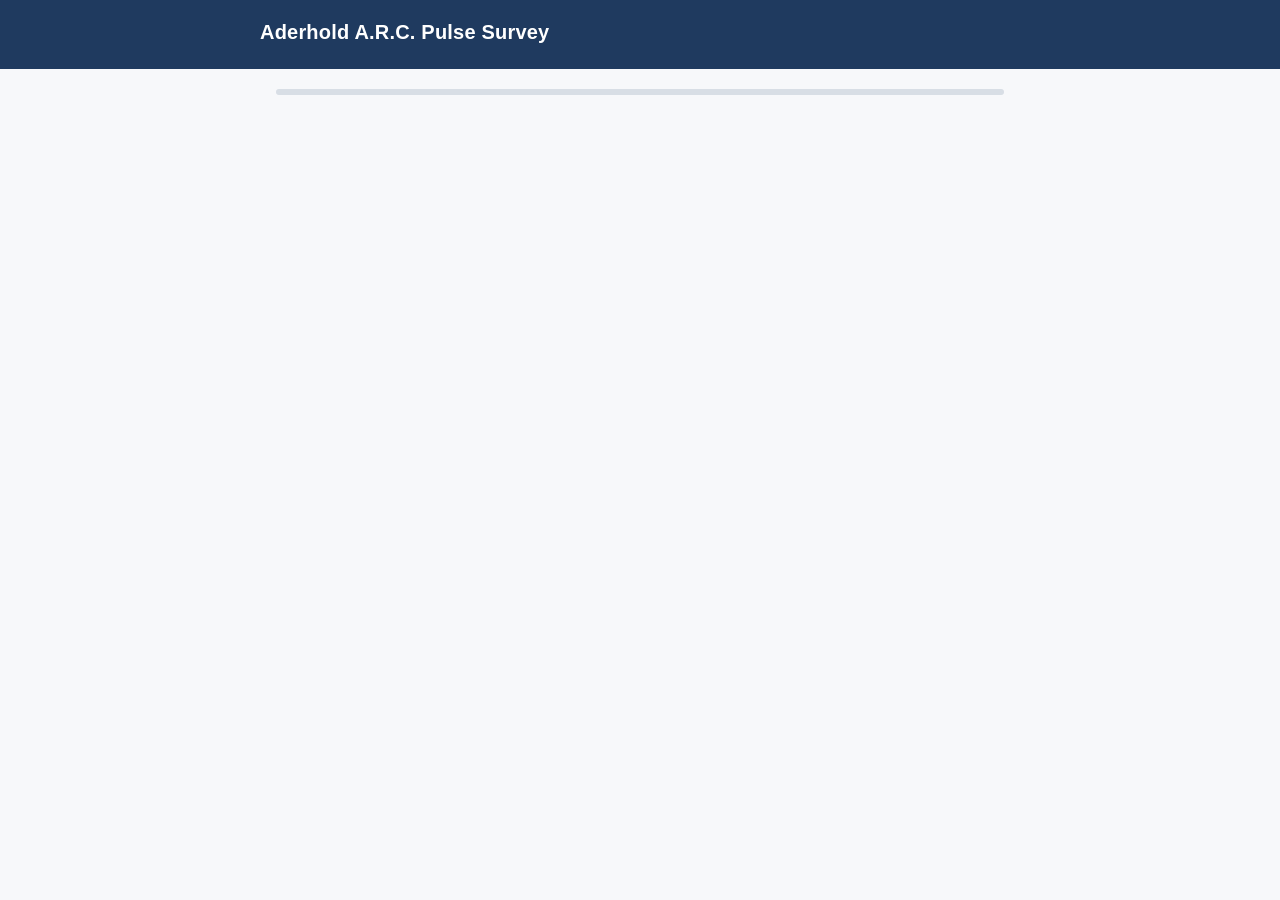
<file: collector/Survey.html>
<!DOCTYPE html>
<html lang="en">
<head>
<base target="_top">
<meta charset="utf-8">
<style>
  :root { --ink:#18222d; --quiet:#5b6b7c; --line:#d8dee5; --brand:#1f3a5f; --brand-soft:#e8eef5; --bg:#f7f8fa; --err:#b03a2e; }
  * { box-sizing: border-box; }
  body { margin:0; font-family: Arial, Helvetica, sans-serif; color:var(--ink); background:var(--bg); line-height:1.45; }
  header { background:var(--brand); color:#fff; padding:18px 16px; }
  header .wrap { max-width:760px; margin:0 auto; }
  header h1 { margin:0; font-size:20px; letter-spacing:.2px; }
  header p { margin:4px 0 0; opacity:.85; font-size:14px; }
  main { max-width:760px; margin:0 auto; padding:20px 16px 64px; }
  .card { background:#fff; border:1px solid var(--line); border-radius:10px; padding:20px; margin-bottom:16px; }
  h2 { font-size:18px; margin:0 0 6px; }
  .lead { color:var(--quiet); margin:0 0 14px; font-size:14px; }
  .progress { height:6px; background:var(--line); border-radius:3px; margin:0 0 16px; overflow:hidden; }
  .progress div { height:100%; background:var(--brand); width:0; transition:width .2s; }
  .q { padding:14px 0; border-top:1px solid var(--line); }
  .q:first-of-type { border-top:none; }
  .q p { margin:0 0 10px; font-weight:600; font-size:15px; }
  /* Answer choices: visible radio buttons. The whole row is clickable and its text can't be selected,
     so a quick tap or a slightly dragged click still registers. */
  .scale { display:grid; grid-template-columns:repeat(5,1fr); gap:6px; }
  .opts { display:grid; grid-template-columns:repeat(auto-fit,minmax(150px,1fr)); gap:6px; }
  .scale label, .opts label { display:flex; align-items:center; gap:8px; border:1px solid var(--line); border-radius:8px;
    padding:10px; font-size:13px; line-height:1.25; cursor:pointer; background:#fff;
    user-select:none; -webkit-user-select:none; -webkit-tap-highlight-color:transparent; touch-action:manipulation; }
  .scale label { flex-direction:column; justify-content:flex-start; text-align:center; gap:6px; }
  .scale input, .opts input { flex:none; width:20px; height:20px; margin:0; accent-color:var(--brand); cursor:pointer; }
  .scale label:hover, .opts label:hover { border-color:var(--brand); }
  .scale label:has(input:checked), .opts label:has(input:checked) { background:var(--brand-soft); border-color:var(--brand); font-weight:600; }
  textarea { width:100%; min-height:90px; border:1px solid var(--line); border-radius:8px; padding:10px; font:inherit; }
  .nav { display:flex; justify-content:space-between; gap:12px; margin-top:8px; }
  button { font:inherit; font-weight:600; border-radius:8px; padding:11px 18px; border:1px solid var(--brand); cursor:pointer; }
  button.primary { background:var(--brand); color:#fff; }
  button.secondary { background:#fff; color:var(--brand); }
  button:disabled { opacity:.5; cursor:default; }
  .check { display:flex; gap:10px; align-items:flex-start; margin:10px 0; font-size:14px; }
  .check { cursor:pointer; user-select:none; -webkit-user-select:none; }
  .check input { margin-top:1px; width:18px; height:18px; flex:none; accent-color:var(--brand); }
  .err { color:var(--err); font-size:14px; min-height:20px; margin-top:8px; }
  .hp { position:absolute; left:-9999px; }
  .pillars { display:grid; grid-template-columns:repeat(2,1fr); gap:10px; }
  .pill { border:1px solid var(--line); border-radius:8px; padding:12px; }
  .pill b { display:block; } .pill span { font-size:28px; font-weight:700; color:var(--brand); }
  .meter { height:6px; background:var(--line); border-radius:3px; margin-top:6px; }
  .meter div { height:100%; background:var(--brand); border-radius:3px; }
  .small { font-size:12.5px; color:var(--quiet); }
  @media (max-width:560px) { .scale, .opts { grid-template-columns:1fr; } .scale label { flex-direction:row; text-align:left; gap:10px; } .pillars { grid-template-columns:1fr; } }
</style>
</head>
<body>
<header><div class="wrap"><h1>Aderhold A.R.C. Pulse Survey</h1><p id="org"></p></div></header>
<main>
  <div class="progress" aria-hidden="true"><div id="bar"></div></div>
  <div id="app"></div>
</main>
<script>
var INSTRUMENT = <?!= instrumentJson ?>;
var CAMPAIGN = <?!= JSON.stringify(campaignCode) ?>;
var DISPLAY = <?!= JSON.stringify(displayName) ?>;
var IS_OPEN = <?!= JSON.stringify(isOpen) ?>;
var CLOSED_REASON = <?!= JSON.stringify(closedReason) ?>;
var REQUESTED = <?!= JSON.stringify(requestedCode) ?>;
var META = <?!= campaignJson ?>;

var answers = {}; var consentResearch = false; var step = 0; var sending = false;
var role = INSTRUMENT.behavioral.filter(function (b) { return b.key === 'role'; })[0];
var behavior = INSTRUMENT.behavioral.filter(function (b) { return b.key !== 'role'; });
var LEADER = META.audience === 'leader';
var WAVE = META.wave || 'T1';
var MODULES = META.modules || [];
var exposureItems = WAVE === 'T1' ? [] : INSTRUMENT.exposure.items.filter(function (x) { return MODULES.indexOf(x.module) >= 0; });
var steps = ['intro'].concat(LEADER ? [] : ['role'])
  .concat(INSTRUMENT.pillars.map(function (p) { return 'pillar:' + p.name; }))
  .concat(['behavior'])
  .concat(exposureItems.length ? ['exposure'] : [])
  .concat(WAVE === 'T3' ? ['change'] : [])
  .concat(LEADER ? ['leadership'] : [])
  .concat(['open']);

document.getElementById('org').textContent = DISPLAY ? 'For ' + DISPLAY : '';

function el(html) { var d = document.createElement('div'); d.innerHTML = html; return d.firstElementChild; }
function esc(s) { return String(s).replace(/[&<>"']/g, function (c) { return {'&':'&amp;','<':'&lt;','>':'&gt;','"':'&quot;',"'":'&#39;'}[c]; }); }

function render() {
  var app = document.getElementById('app'); app.innerHTML = '';
  document.getElementById('bar').style.width = Math.round(step / steps.length * 100) + '%';
  if (!IS_OPEN) {
    var why = {
      nocode: 'This link is missing its survey code. A complete link ends with <b>?code=</b> followed by a code, for example <b>?code=TEST-0001</b>.',
      notfound: 'The survey code <b>' + esc(REQUESTED) + '</b> was not recognized.',
      inactive: 'The survey <b>' + esc(REQUESTED) + '</b> is currently closed.'
    }[CLOSED_REASON] || '';
    app.appendChild(el('<div class="card"><h2>This survey link is not active</h2><p class="lead">' + why + '</p><p class="small">Please check the link you were given, or contact the person who sent it.</p></div>'));
    return;
  }
  var s = steps[step];
  if (s === 'intro') return renderIntro(app);
  if (s === 'role') return renderOptions(app, 'About you', '', [role]);
  if (s.indexOf('pillar:') === 0) return renderPillar(app, s.slice(7));
  if (s === 'behavior') return renderOptions(app, 'How you use AI today', 'Choose the closest answer.', behavior);
  if (s === 'exposure') return renderChoices(app, 'What has changed for you', LEADER ?
      'Over the past few months, which of these have happened in your area?' :
      'Over the past few months, which of these have happened for you?',
      exposureItems, INSTRUMENT.exposure.scale);
  if (s === 'change') return renderChoices(app, 'Looking back', LEADER ? INSTRUMENT.change.leader_prompt : INSTRUMENT.change.prompt,
      INSTRUMENT.change.items, INSTRUMENT.change.scale);
  if (s === 'leadership') return renderLeadership(app);
  if (s === 'open') return renderOpen(app);
}

function textFor(x) { return LEADER && (x.leaderText || x.leader_text) ? (x.leaderText || x.leader_text) : x.text; }

function optionsHtml(name, options) {
  return '<div class="opts" role="radiogroup">' + options.map(function (o) {
    var v = o.value === null ? '' : String(o.value); var chk = answers[name] !== undefined && String(answers[name]) === v ? ' checked' : '';
    return '<label><input type="radio" name="' + esc(name) + '" value="' + esc(v) + '"' + chk + '>' + esc(o.label) + '</label>';
  }).join('') + '</div>';
}

function renderChoices(app, title, lead, items, scale) {
  var html = '<div class="card"><h2>' + esc(title) + '</h2><p class="lead">' + esc(lead) + '</p>';
  items.forEach(function (x) { html += '<div class="q"><p>' + esc(textFor(x)) + '</p>' + optionsHtml(x.id, scale) + '</div>'; });
  html += navHtml() + '</div>';
  var c = el(html); app.appendChild(c); wire(c);
}

function renderLeadership(app) {
  var html = '<div class="card"><h2>Your leadership view</h2><p class="lead">A few questions only leaders are asked.</p>';
  INSTRUMENT.leadership.items.forEach(function (x) {
    html += '<div class="q"><p>' + esc(x.text) + '</p>' + (x.type === 'likert' ? scaleHtml(x.id) : optionsHtml(x.id, x.options)) + '</div>';
  });
  html += navHtml() + '</div>';
  var c = el(html); app.appendChild(c); wire(c);
}

function renderIntro(app) {
  var title = LEADER ? 'Leadership view: AI in your organization' : 'Your experience with AI at work';
  var lead = LEADER ?
    'About 12 minutes. You will see the same topics your people are asked about, worded from a leader\'s point of view, plus a few leadership questions.' :
    'About 12 minutes. There are no right answers; we want your honest view of how AI tools are working for you and your team.';
  var groups = LEADER ?
    '<li><b>Reported as a group.</b> Leadership results are shown only when 3 or more leaders respond. Because leadership groups are small, please avoid details in comments that would identify you.</li>' :
    '<li><b>Reported in groups only.</b> Results are shown only for groups of 5 or more people.</li>';
  if (WAVE !== 'T1') lead += ' This is a follow-up survey: please answer even if you took part last time.';
  var c = el('<div class="card"><h2>' + esc(title) + '</h2>' +
    '<p class="lead">' + esc(lead) + '</p>' +
    '<ul class="small"><li><b>Anonymous.</b> We do not collect your name, email or device details.</li>' + groups +
    '<li><b>Voluntary.</b> You may skip any question or stop at any time.</li></ul>' +
    '<label class="check"><input type="checkbox" id="consent"> <span>I understand and agree to take part.</span></label>' +
    '<label class="check"><input type="checkbox" id="research"> <span>Optional: my anonymous answers may also be included in aggregated research to improve the A.R.C. framework.</span></label>' +
    '<div class="err" id="err"></div><div class="nav"><span></span><button class="primary" id="next">Start</button></div></div>');
  app.appendChild(c);
  c.querySelector('#research').checked = consentResearch;
  c.querySelector('#next').onclick = function () {
    if (!c.querySelector('#consent').checked) { c.querySelector('#err').textContent = 'Please confirm you agree to take part.'; return; }
    consentResearch = c.querySelector('#research').checked; go(1);
  };
}

function scaleHtml(id) {
  return '<div class="scale" role="radiogroup">' + INSTRUMENT.scale.map(function (lab, i) {
    var v = i + 1; var chk = String(answers[id]) === String(v) ? ' checked' : '';
    return '<label><input type="radio" name="' + esc(id) + '" value="' + v + '"' + chk + '>' + esc(lab) + '</label>';
  }).join('') + '</div>';
}

function renderPillar(app, pillar) {
  var dims = INSTRUMENT.dimensions.filter(function (d) { return d.pillar === pillar; });
  var meta = INSTRUMENT.pillars.filter(function (p) { return p.name === pillar; })[0];
  var ask = LEADER ? ' How much do you agree with each statement about your organization?' : ' How much do you agree with each statement?';
  var html = '<div class="card"><h2>' + esc(pillar) + '</h2><p class="lead">' + esc(meta.question) + ask + '</p>';
  dims.forEach(function (d) { d.items.forEach(function (it) { html += '<div class="q"><p>' + esc(textFor(it)) + '</p>' + scaleHtml(it.id) + '</div>'; }); });
  html += navHtml() + '</div>';
  var c = el(html); app.appendChild(c); wire(c);
}

function renderOptions(app, title, lead, questions) {
  var html = '<div class="card"><h2>' + esc(title) + '</h2>' + (lead ? '<p class="lead">' + esc(lead) + '</p>' : '');
  questions.forEach(function (b) {
    html += '<div class="q"><p>' + esc(b.text) + '</p><div class="opts" role="radiogroup">' + b.options.map(function (o) {
      var v = o.value === null ? '' : String(o.value); var chk = answers[b.key] !== undefined && String(answers[b.key]) === v ? ' checked' : '';
      return '<label><input type="radio" name="' + esc(b.key) + '" value="' + esc(v) + '"' + chk + '>' + esc(o.label) + '</label>';
    }).join('') + '</div></div>';
  });
  html += navHtml() + '</div>';
  var c = el(html); app.appendChild(c); wire(c);
}

function renderOpen(app) {
  var openQ = LEADER ? INSTRUMENT.leadership.open_question : INSTRUMENT.openQuestion;
  var c = el('<div class="card"><h2>One last question</h2><div class="q"><p>' + esc(openQ) + '</p>' +
    '<textarea id="open" maxlength="1000" placeholder="Optional. Please do not include names."></textarea></div>' +
    '<input class="hp" type="text" id="website" tabindex="-1" autocomplete="off" aria-hidden="true">' +
    '<div class="err" id="err"></div><div class="nav"><button class="secondary" id="back">Back</button><button class="primary" id="submit">Submit</button></div></div>');
  app.appendChild(c);
  c.querySelector('#open').value = answers.open_text || '';
  c.querySelector('#back').onclick = function () { answers.open_text = c.querySelector('#open').value; go(-1); };
  c.querySelector('#submit').onclick = function () {
    if (sending) return;
    answers.open_text = c.querySelector('#open').value;
    sending = true; this.disabled = true; this.textContent = 'Sending...';
    var btn = this;
    google.script.run
      .withSuccessHandler(function () { thankYou(); })
      .withFailureHandler(function (e) { sending = false; btn.disabled = false; btn.textContent = 'Submit'; c.querySelector('#err').textContent = (e && e.message) || 'Something went wrong. Please try again.'; })
      .submitResponse({ campaign: CAMPAIGN, consentResearch: consentResearch, answers: answers, website: c.querySelector('#website').value });
  };
}

function navHtml() {
  return '<div class="err" id="err"></div><div class="nav"><button class="secondary" id="back">Back</button><button class="primary" id="next">Next</button></div>';
}

function wire(c) {
  c.addEventListener('change', function (e) { if (e.target.type === 'radio') answers[e.target.name] = e.target.value; });
  c.querySelector('#back').onclick = function () { go(-1); };
  c.querySelector('#next').onclick = function () {
    if (steps[step] === 'role' && !answers.role) { c.querySelector('#err').textContent = 'Please select your role.'; return; }
    go(1);
  };
}

function go(d) { step = Math.max(0, Math.min(steps.length - 1, step + d)); render(); window.scrollTo(0, 0); }

function personalScores() {
  return INSTRUMENT.pillars.map(function (p) {
    var vals = [];
    INSTRUMENT.dimensions.filter(function (d) { return d.pillar === p.name; }).forEach(function (d) {
      d.items.forEach(function (it) { var v = Number(answers[it.id]); if (v >= 1 && v <= 5) vals.push(it.reverse ? 6 - v : v); });
    });
    var idx = vals.length ? Math.round((vals.reduce(function (a, b) { return a + b; }, 0) / vals.length - 1) / 4 * 100) : null;
    return { name: p.name, index: idx };
  });
}

function thankYou() {
  document.getElementById('bar').style.width = '100%';
  var app = document.getElementById('app'); app.innerHTML = '';
  var html = '<div class="card"><h2>Thank you. Your answers were recorded.</h2>' +
    '<p class="lead">Here is how your own answers map to the A.R.C. framework (0-100). This is only your view; your organization will see group results, never yours individually.</p><div class="pillars">';
  personalScores().forEach(function (s) {
    html += '<div class="pill"><b>' + esc(s.name) + '</b><span>' + (s.index === null ? '-' : s.index) + '</span>' +
      '<div class="meter"><div style="width:' + (s.index || 0) + '%"></div></div></div>';
  });
  html += '</div><p class="small" style="margin-top:14px">Aderhold A.R.C.&trade; Acceptance, Reliance and Collaboration in human-AI work. You may close this page.</p></div>';
  app.appendChild(el(html));
}

render();
</script>
</body>
</html>
</file>
